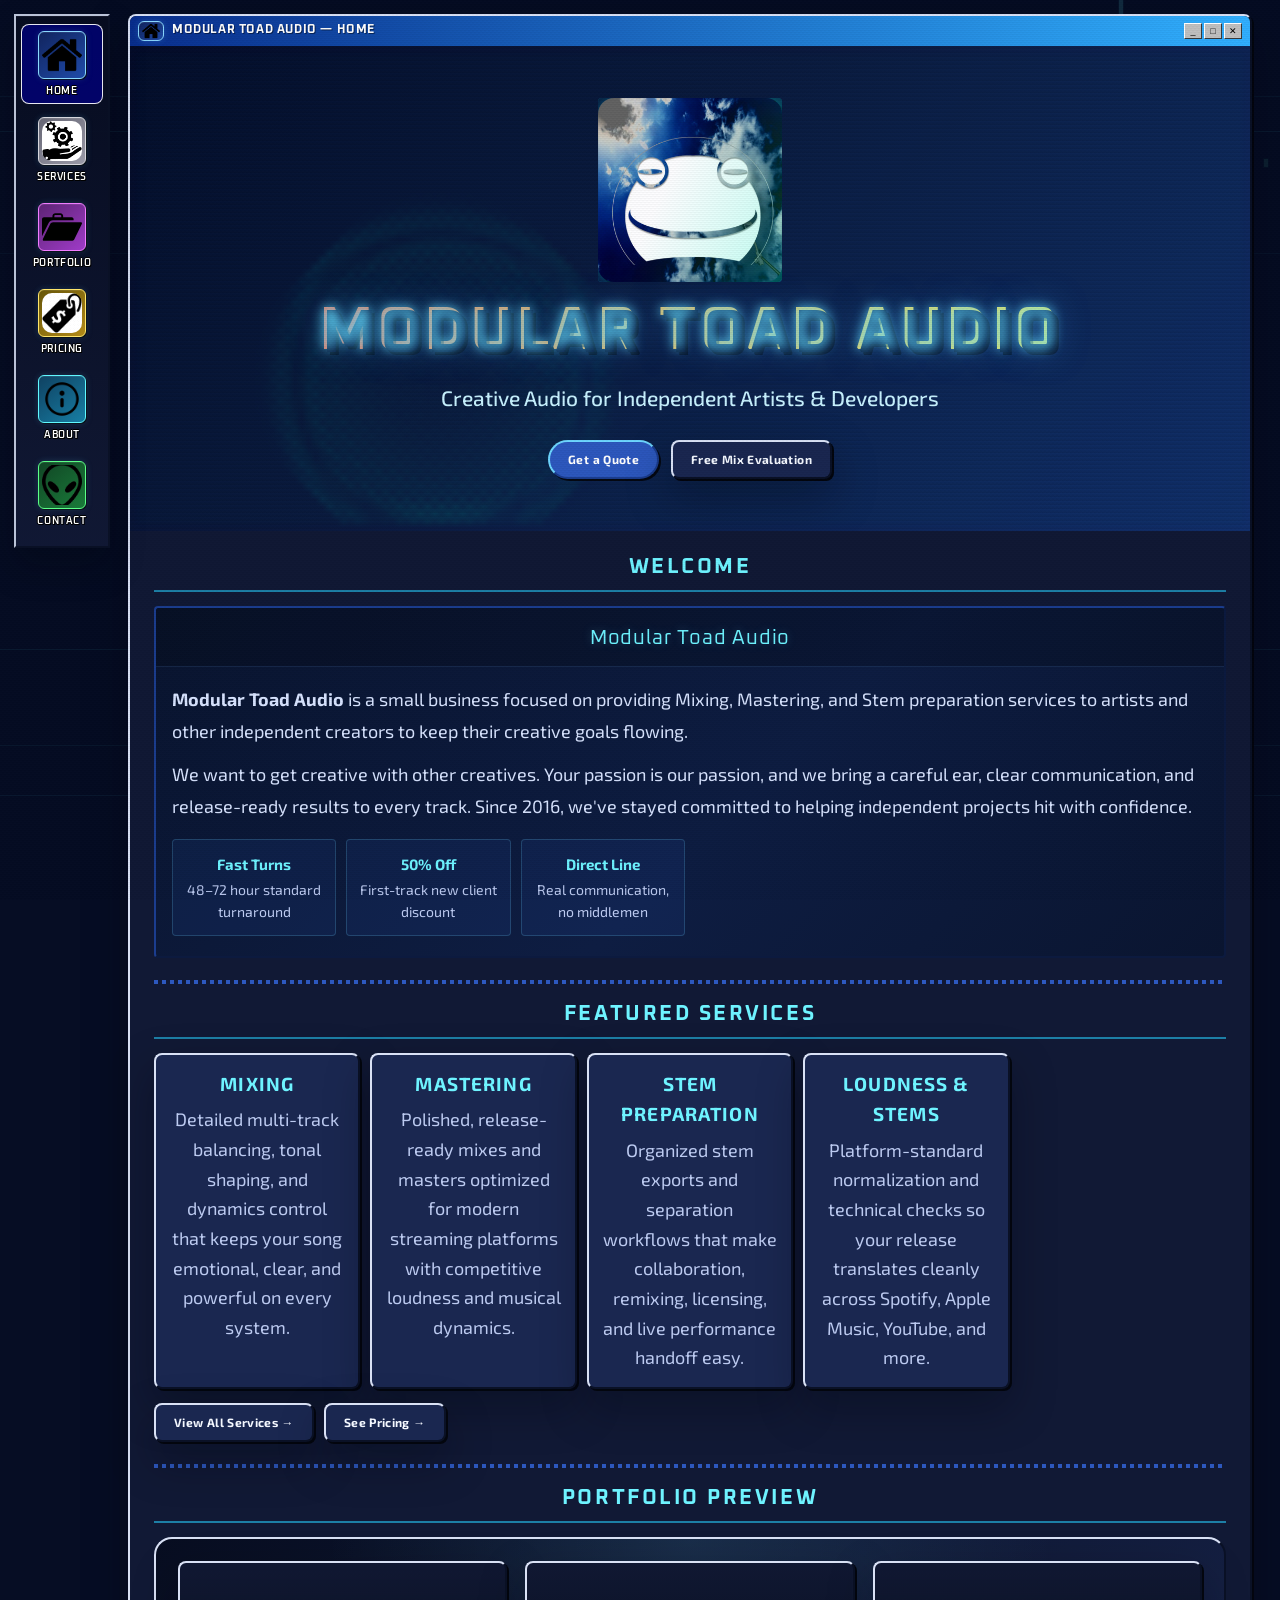
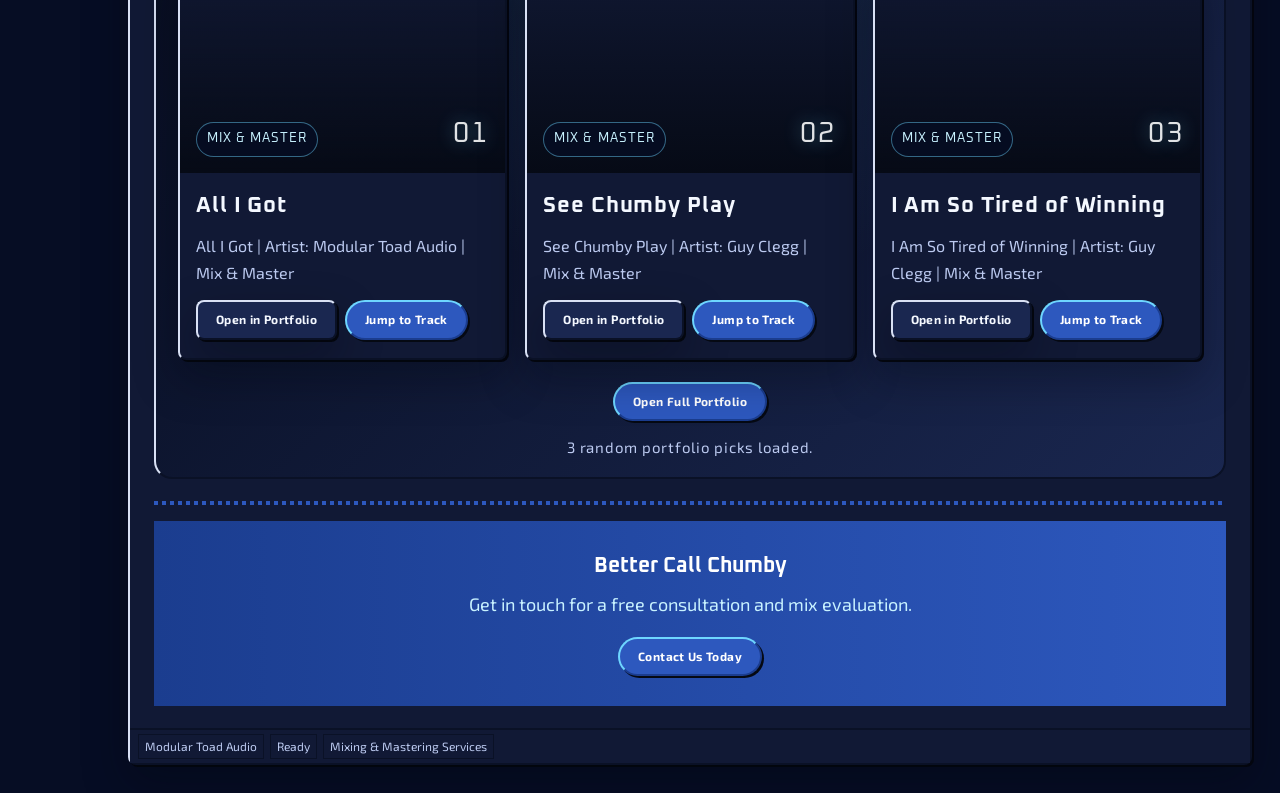
<file: index.html>
<!DOCTYPE html>
<html lang="en">
<head>
  <meta charset="UTF-8">
  <meta name="viewport" content="width=device-width, initial-scale=1.0">
  <meta name="description" content="ModularToadAudio — Creative audio engineering for independent artists & developers. Professional mixing, mastering, stem preparation and release-ready mixes.">
  <title>ModularToadAudio — Creative Audio for Independent Artists &amp; Developers</title>
  <link rel="icon" href="https://github.com/user-attachments/assets/a5536892-9152-4e2d-8e1a-695480eed48e">
  <link rel="preconnect" href="https://fonts.googleapis.com">
  <link rel="preconnect" href="https://fonts.gstatic.com" crossorigin>
  <link href="https://fonts.googleapis.com/css2?family=Exo+2:wght@400;500;600;700&family=Oxanium:wght@500;600;700;800&display=swap" rel="stylesheet">
  <link rel="stylesheet" href="css/style.css">
</head>
<body>

<!-- ░░ DESKTOP SHELL ░░ -->
<div class="desktop">

  <!-- PS2 BIOS atmospheric background canvas -->
  <canvas id="bgCanvas" aria-hidden="true"></canvas>

  <!-- Win98-style desktop shortcut icons -->
  <div class="desktop-icons" role="navigation" aria-label="Desktop shortcuts">
    <a class="desktop-icon" href="index.html">
      <span class="desktop-icon-emoji icon-chip" aria-hidden="true">⌂</span>
      <span class="desktop-icon-label">Home</span>
    </a>
    <a class="desktop-icon" href="services.html">
      <span class="desktop-icon-emoji icon-chip" aria-hidden="true">♬</span>
      <span class="desktop-icon-label">Services</span>
    </a>
    <a class="desktop-icon" href="portfolio.html">
      <span class="desktop-icon-emoji icon-chip" aria-hidden="true">▶</span>
      <span class="desktop-icon-label">Portfolio</span>
    </a>
    <a class="desktop-icon" href="pricing.html">
      <span class="desktop-icon-emoji icon-chip" aria-hidden="true">$</span>
      <span class="desktop-icon-label">Pricing</span>
    </a>
    <a class="desktop-icon" href="about.html">
      <span class="desktop-icon-emoji icon-chip" aria-hidden="true">◉</span>
      <span class="desktop-icon-label">About</span>
    </a>
    <a class="desktop-icon" href="contact.html">
      <span class="desktop-icon-emoji icon-chip" aria-hidden="true">✉</span>
      <span class="desktop-icon-label">Contact</span>
    </a>
  </div>

  <!-- ── MAIN CONTENT ─────────────────────────────────────── -->
  <main class="main-content">
    <div class="window main-window" role="main">

      <!-- Window chrome -->
      <div class="window-titlebar" aria-hidden="true">
        <span class="titlebar-icon">⌂</span>
        <span class="titlebar-title">Modular Toad Audio — Home</span>
        <div class="titlebar-buttons">
          <button class="titlebar-btn minimize" tabindex="-1">_</button>
          <button class="titlebar-btn maximize" tabindex="-1">□</button>
          <button class="titlebar-btn close"    tabindex="-1">✕</button>
        </div>
      </div>

      <!-- ── HERO ────────────────────────────────────────── -->
      <section class="hero" aria-label="Welcome banner">
        <!-- Water ripple shader canvas -->
        <canvas id="heroWater" aria-hidden="true"></canvas>

        <div class="hero-mascot">
          <!-- New mascot with PS2 memory card shimmer + poke reaction -->
          <div class="hero-mascot-wrapper" id="mascotWrapper" role="button" aria-label="Interact with the logo" tabindex="0">
            <img
              src="images/ModularToadAudio.jpg"
              alt="ModularToadAudio mascot"
              class="hero-mascot-img"
              draggable="false"
            />
            <div class="mascot-shimmer" aria-hidden="true"></div>
          </div>
        </div>

        <h1 class="hero-title hero-title-rainbow" id="heroTitle">Modular Toad Audio</h1>
        <p  class="hero-tagline">Creative Audio for Independent Artists &amp; Developers</p>

        <div class="hero-cta">
          <a class="btn btn-primary"   href="contact.html">Get a Quote</a>
          <a class="btn btn-secondary" href="contact.html">Free Mix Evaluation</a>
        </div>
      </section>

      <!-- Window body for page content -->
      <div class="window-body">

        <!-- ── INTRO ──────────────────────────────────────── -->
        <section class="section" aria-labelledby="intro-heading">
          <h2 class="section-title" id="intro-heading">Welcome</h2>
          <div class="welcome-block">
            <div class="welcome-header">
              <span class="welcome-header-text">Modular Toad Audio</span>
            </div>
            <div class="welcome-body">
              <p>
                <strong>Modular Toad Audio</strong> is a small business focused on providing
                Mixing, Mastering, and Stem preparation services to artists and other independent
                creators to keep their creative goals flowing.
              </p>
              <p>
                We want to get creative with other creatives. Your passion is our passion, and we
                bring a careful ear, clear communication, and release-ready results to every track.
                Since 2016, we've stayed committed to helping independent projects hit with confidence.
              </p>
              <div class="welcome-highlights" aria-label="Key highlights">
                <div class="welcome-highlight-card">
                  <span class="welcome-highlight-label">Fast Turns</span>
                  <span class="welcome-highlight-desc">48–72 hour standard turnaround</span>
                </div>
                <div class="welcome-highlight-card">
                  <span class="welcome-highlight-label">50% Off</span>
                  <span class="welcome-highlight-desc">First-track new client discount</span>
                </div>
                <div class="welcome-highlight-card">
                  <span class="welcome-highlight-label">Direct Line</span>
                  <span class="welcome-highlight-desc">Real communication, no middlemen</span>
                </div>
              </div>
            </div>
          </div>
        </section>

        <div class="pixel-divider" aria-hidden="true"></div>

        <!-- ── FEATURED SERVICES ─────────────────────────── -->
        <section class="section" aria-labelledby="services-heading">
          <h2 class="section-title" id="services-heading">Featured Services</h2>
          <div class="services-grid">
            <div class="service-card window">
              <div class="service-card-title">Mixing</div>
              <p>Detailed multi-track balancing, tonal shaping, and dynamics control that keeps your song emotional, clear, and powerful on every system.</p>
            </div>
            <div class="service-card window">
              <div class="service-card-title">Mastering</div>
              <p>Polished, release-ready mixes and masters optimized for modern streaming platforms with competitive loudness and musical dynamics.</p>
            </div>
            <div class="service-card window">
              <div class="service-card-title">Stem Preparation</div>
              <p>Organized stem exports and separation workflows that make collaboration, remixing, licensing, and live performance handoff easy.</p>
            </div>
            <div class="service-card window">
              <div class="service-card-title">Loudness &amp; Stems</div>
              <p>Platform-standard normalization and technical checks so your release translates cleanly across Spotify, Apple Music, YouTube, and more.</p>
            </div>
          </div>
          <div class="flex-gap mt-8">
            <a class="btn btn-secondary" href="services.html">View All Services →</a>
            <a class="btn btn-secondary" href="pricing.html">See Pricing →</a>
          </div>
        </section>

        <div class="pixel-divider" aria-hidden="true"></div>

        <!-- ── PORTFOLIO PREVIEW ─────────────────────────── -->
        <section class="section" aria-labelledby="portfolio-heading">
          <h2 class="section-title" id="portfolio-heading">Portfolio Preview</h2>
          <div class="panel-raised portfolio-preview-carousel" id="portfolioPreviewCarousel">
            <div class="portfolio-preview-track" id="portfolioPreviewTrack" aria-live="polite"></div>
            <div class="portfolio-preview-controls">
              <a class="btn btn-primary" href="portfolio.html">Open Full Portfolio</a>
            </div>
          </div>
        </section>

        <div class="pixel-divider" aria-hidden="true"></div>

        <!-- ── CALL TO ACTION ─────────────────────────────── -->
        <section aria-labelledby="cta-heading">
          <div class="cta-band">
            <h2 id="cta-heading" class="random-cta-text">Ready for Toad?</h2>
            <p>Get in touch for a free consultation and mix evaluation.</p>
            <a class="btn btn-primary" href="contact.html">Contact Us Today</a>
          </div>
        </section>

      </div><!-- /.window-body -->

      <!-- Status bar -->
      <div class="status-bar" aria-hidden="true">
        <span class="status-item">Modular Toad Audio</span>
        <span class="status-item">Ready</span>
        <span class="status-item">Mixing &amp; Mastering Services</span>
      </div>

    </div><!-- /.main-window -->
  </main>

</div><!-- /.desktop -->

<script src="js/main.js"></script>
</body>
</html>
</file>
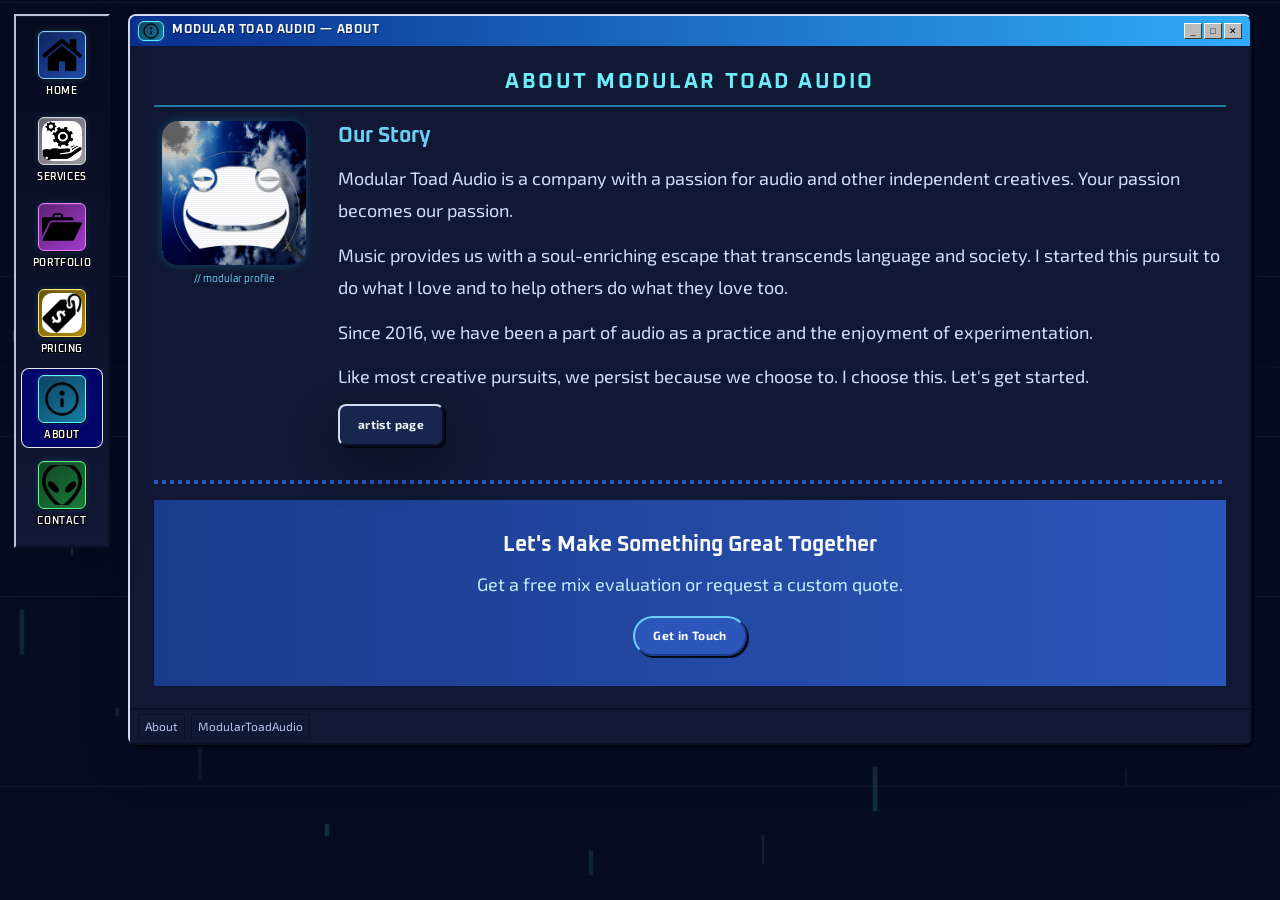
<file: about.html>
<!DOCTYPE html>
<html lang="en">
<head>
  <meta charset="UTF-8">
  <meta name="viewport" content="width=device-width, initial-scale=1.0">
  <meta name="description" content="About ModularToadAudio — a boutique audio engineering company helping independent artists sound great at a good rate.">
  <title>About — ModularToadAudio</title>
  <link rel="icon" href="https://github.com/user-attachments/assets/a5536892-9152-4e2d-8e1a-695480eed48e">
  <link rel="preconnect" href="https://fonts.googleapis.com">
  <link rel="preconnect" href="https://fonts.gstatic.com" crossorigin>
  <link href="https://fonts.googleapis.com/css2?family=Exo+2:wght@400;500;600;700&family=Oxanium:wght@500;600;700;800&display=swap" rel="stylesheet">
  <link rel="stylesheet" href="css/style.css">
</head>
<body>

<div class="desktop">

  <!-- PS2 BIOS atmospheric background canvas -->
  <canvas id="bgCanvas" aria-hidden="true"></canvas>

  <!-- Win98-style desktop shortcut icons -->
  <div class="desktop-icons" role="navigation" aria-label="Desktop shortcuts">
    <a class="desktop-icon" href="index.html">
      <span class="desktop-icon-emoji icon-chip" aria-hidden="true">⌂</span>
      <span class="desktop-icon-label">Home</span>
    </a>
    <a class="desktop-icon" href="services.html">
      <span class="desktop-icon-emoji icon-chip" aria-hidden="true">♬</span>
      <span class="desktop-icon-label">Services</span>
    </a>
    <a class="desktop-icon" href="portfolio.html">
      <span class="desktop-icon-emoji icon-chip" aria-hidden="true">▶</span>
      <span class="desktop-icon-label">Portfolio</span>
    </a>
    <a class="desktop-icon" href="pricing.html">
      <span class="desktop-icon-emoji icon-chip" aria-hidden="true">$</span>
      <span class="desktop-icon-label">Pricing</span>
    </a>
    <a class="desktop-icon" href="about.html">
      <span class="desktop-icon-emoji icon-chip" aria-hidden="true">◉</span>
      <span class="desktop-icon-label">About</span>
    </a>
    <a class="desktop-icon" href="contact.html">
      <span class="desktop-icon-emoji icon-chip" aria-hidden="true">✉</span>
      <span class="desktop-icon-label">Contact</span>
    </a>
  </div>

  <!-- ── MAIN CONTENT ─────────────────────────────────────── -->
  <main class="main-content">
    <div class="window main-window" role="main">

      <div class="window-titlebar" aria-hidden="true">
        <span class="titlebar-icon">◉</span>
        <span class="titlebar-title">Modular Toad Audio — About</span>
        <div class="titlebar-buttons">
          <button class="titlebar-btn minimize" tabindex="-1">_</button>
          <button class="titlebar-btn maximize" tabindex="-1">□</button>
          <button class="titlebar-btn close"    tabindex="-1">✕</button>
        </div>
      </div>

      <div class="window-body">

        <!-- ── WHO WE ARE ─────────────────────────────────── -->
        <section class="section" aria-labelledby="about-heading">
          <h1 class="section-title" id="about-heading">About Modular Toad Audio</h1>

          <div class="about-grid">

            <!-- Mascot -->
            <div class="about-mascot">
              <img
                src="images/ModularToadAudio.jpg"
                alt="ModularToadAudio mascot"
                class="about-mascot-img"
                draggable="false"
              />
              <div class="about-mascot-label">// modular profile</div>
            </div>

            <!-- Text -->
            <div class="about-text">
              <h2>Our Story</h2>
              <p>
                Modular Toad Audio is a company with a passion for audio and other independent
                creatives. Your passion becomes our passion.
              </p>
              <p>
                Music provides us with a soul-enriching escape that transcends language and society.
                I started this pursuit to do what I love and to help others do what they love too.
              </p>
              <p>
                Since 2016, we have been a part of audio as a practice and the enjoyment of experimentation.
              </p>
              <p>
                Like most creative pursuits, we persist because we choose to. I choose this. Let's get started.
              </p>
              <p>
                <a class="btn btn-secondary" href="https://www.youtube.com/@guyclegg/releases" target="_blank" rel="noopener noreferrer">artist page</a>
              </p>
            </div>

          </div><!-- /.about-grid -->
        </section>

        <div class="pixel-divider" aria-hidden="true"></div>

        <div class="cta-band">
          <h2>Let's Make Something Great Together</h2>
          <p>Get a free mix evaluation or request a custom quote.</p>
          <a class="btn btn-primary" href="contact.html">Get in Touch</a>
        </div>

      </div><!-- /.window-body -->

      <div class="status-bar" aria-hidden="true">
        <span class="status-item">About</span>
        <span class="status-item">ModularToadAudio</span>
      </div>

    </div><!-- /.main-window -->
  </main>

</div>

<script src="js/main.js"></script>
</body>
</html>
</file>
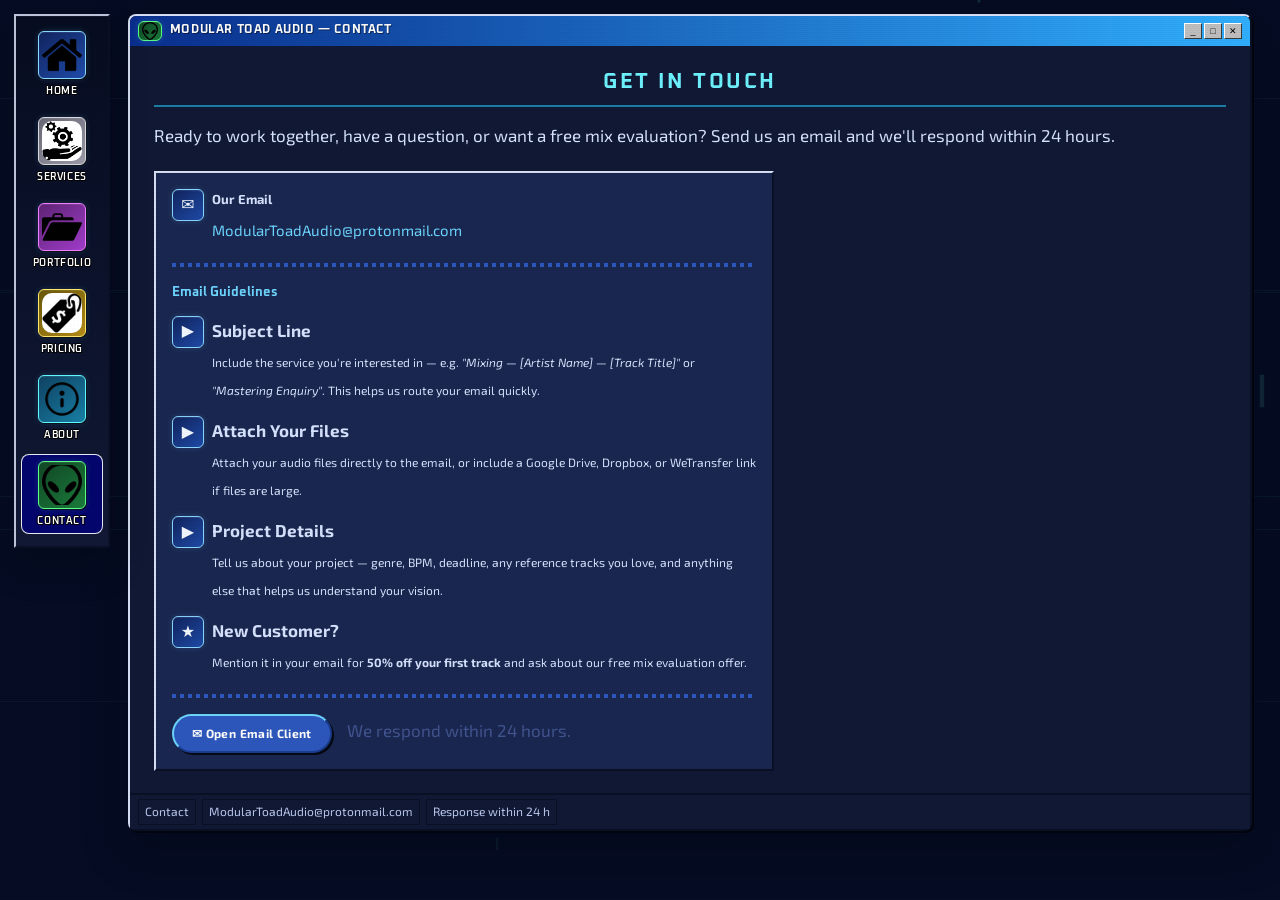
<file: contact.html>
<!DOCTYPE html>
<html lang="en">
<head>
  <meta charset="UTF-8">
  <meta name="viewport" content="width=device-width, initial-scale=1.0">
  <meta name="description" content="Contact ModularToadAudio — send your project details, get a quote, or request a free mix evaluation.">
  <title>Contact — ModularToadAudio</title>
  <link rel="icon" href="https://github.com/user-attachments/assets/a5536892-9152-4e2d-8e1a-695480eed48e">
  <link rel="preconnect" href="https://fonts.googleapis.com">
  <link rel="preconnect" href="https://fonts.gstatic.com" crossorigin>
  <link href="https://fonts.googleapis.com/css2?family=Exo+2:wght@400;500;600;700&family=Oxanium:wght@500;600;700;800&display=swap" rel="stylesheet">
  <link rel="stylesheet" href="css/style.css">
</head>
<body>

<div class="desktop">

  <!-- PS2 BIOS atmospheric background canvas -->
  <canvas id="bgCanvas" aria-hidden="true"></canvas>

  <!-- Win98-style desktop shortcut icons -->
  <div class="desktop-icons" role="navigation" aria-label="Desktop shortcuts">
    <a class="desktop-icon" href="index.html">
      <span class="desktop-icon-emoji icon-chip" aria-hidden="true">⌂</span>
      <span class="desktop-icon-label">Home</span>
    </a>
    <a class="desktop-icon" href="services.html">
      <span class="desktop-icon-emoji icon-chip" aria-hidden="true">♬</span>
      <span class="desktop-icon-label">Services</span>
    </a>
    <a class="desktop-icon" href="portfolio.html">
      <span class="desktop-icon-emoji icon-chip" aria-hidden="true">▶</span>
      <span class="desktop-icon-label">Portfolio</span>
    </a>
    <a class="desktop-icon" href="pricing.html">
      <span class="desktop-icon-emoji icon-chip" aria-hidden="true">$</span>
      <span class="desktop-icon-label">Pricing</span>
    </a>
    <a class="desktop-icon" href="about.html">
      <span class="desktop-icon-emoji icon-chip" aria-hidden="true">◉</span>
      <span class="desktop-icon-label">About</span>
    </a>
    <a class="desktop-icon" href="contact.html">
      <span class="desktop-icon-emoji icon-chip" aria-hidden="true">✉</span>
      <span class="desktop-icon-label">Contact</span>
    </a>
  </div>

  <!-- ── MAIN CONTENT ─────────────────────────────────────── -->
  <main class="main-content">
    <div class="window main-window" role="main">

      <div class="window-titlebar" aria-hidden="true">
        <span class="titlebar-icon">✉</span>
        <span class="titlebar-title">Modular Toad Audio — Contact</span>
        <div class="titlebar-buttons">
          <button class="titlebar-btn minimize" tabindex="-1">_</button>
          <button class="titlebar-btn maximize" tabindex="-1">□</button>
          <button class="titlebar-btn close"    tabindex="-1">✕</button>
        </div>
      </div>

      <div class="window-body">

        <section class="section" aria-labelledby="contact-heading">
          <h1 class="section-title" id="contact-heading">Get in Touch</h1>
          <p style="font-size:13px;line-height:1.7;margin-bottom:14px">
            Ready to work together, have a question, or want a free mix evaluation?
            Send us an email and we'll respond within 24 hours.
          </p>
        </section>

        <!-- ── EMAIL CONTACT ──────────────────────────────────── -->
        <div class="panel-raised" style="max-width:620px">

          <div class="contact-detail" style="margin-bottom:20px">
            <span class="contact-detail-icon" aria-hidden="true">✉</span>
            <div>
              <strong style="display:block;margin-bottom:4px;font-size:13px">Our Email</strong>
              <a href="mailto:ModularToadAudio@protonmail.com" style="font-size:15px">ModularToadAudio@protonmail.com</a>
            </div>
          </div>

          <div class="pixel-divider" aria-hidden="true"></div>

          <h2 style="font-family:var(--font-pixel);font-size:13px;color:var(--toad-light);margin-bottom:12px">Email Guidelines</h2>

          <div class="contact-detail">
            <span class="contact-detail-icon" aria-hidden="true">▶</span>
            <div>
              <strong style="display:block;margin-bottom:2px;font-size:12px">Subject Line</strong>
              <span style="font-size:12px;line-height:1.7">
                Include the service you're interested in — e.g.
                <em>"Mixing — [Artist Name] — [Track Title]"</em> or
                <em>"Mastering Enquiry"</em>. This helps us route your email quickly.
              </span>
            </div>
          </div>

          <div class="contact-detail">
            <span class="contact-detail-icon" aria-hidden="true">▶</span>
            <div>
              <strong style="display:block;margin-bottom:2px;font-size:12px">Attach Your Files</strong>
              <span style="font-size:12px;line-height:1.7">
                Attach your audio files directly to the email, or include a
                Google Drive, Dropbox, or WeTransfer link if files are large.
              </span>
            </div>
          </div>

          <div class="contact-detail">
            <span class="contact-detail-icon" aria-hidden="true">▶</span>
            <div>
              <strong style="display:block;margin-bottom:2px;font-size:12px">Project Details</strong>
              <span style="font-size:12px;line-height:1.7">
                Tell us about your project — genre, BPM, deadline, any reference
                tracks you love, and anything else that helps us understand your vision.
              </span>
            </div>
          </div>

          <div class="contact-detail" style="margin-bottom:20px">
            <span class="contact-detail-icon" aria-hidden="true">★</span>
            <div>
              <strong style="display:block;margin-bottom:2px;font-size:12px">New Customer?</strong>
              <span style="font-size:12px;line-height:1.7">
                Mention it in your email for <strong>50% off your first track</strong> and
                ask about our free mix evaluation offer.
              </span>
            </div>
          </div>

          <div class="pixel-divider" aria-hidden="true"></div>

          <div style="margin-top:16px">
            <a href="mailto:ModularToadAudio@protonmail.com" class="btn btn-primary">
              ✉ Open Email Client
            </a>
            <span style="font-size:11px;color:var(--gray-dark);margin-left:12px">We respond within 24 hours.</span>
          </div>

        </div><!-- /.panel-raised -->

      </div><!-- /.window-body -->

      <div class="status-bar" aria-hidden="true">
        <span class="status-item">Contact</span>
        <span class="status-item">ModularToadAudio@protonmail.com</span>
        <span class="status-item">Response within 24 h</span>
      </div>

    </div><!-- /.main-window -->
  </main>

</div>

<script src="js/main.js"></script>
</body>
</html>
</file>
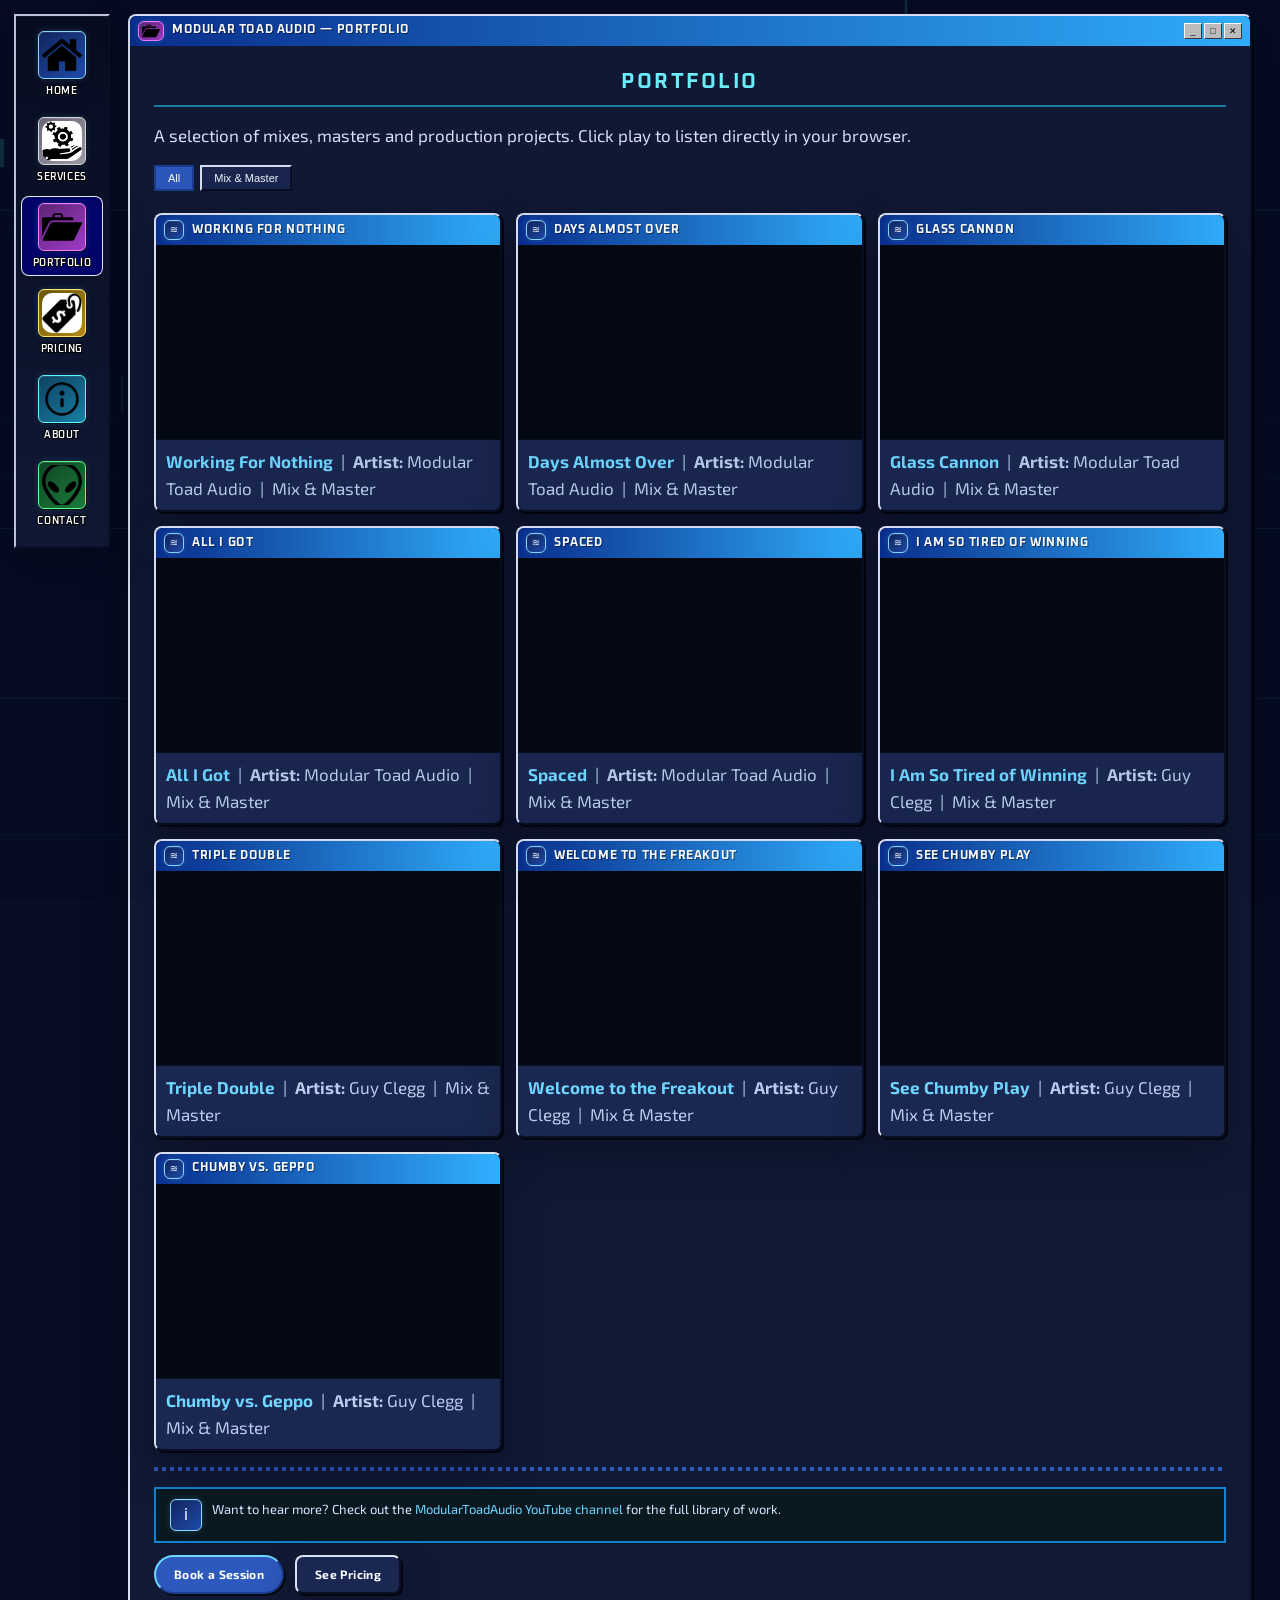
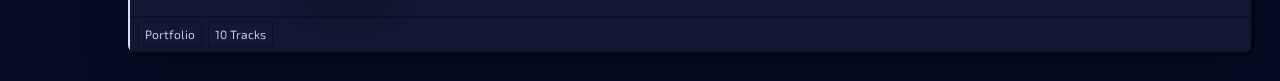
<file: portfolio.html>
<!DOCTYPE html>
<html lang="en">
<head>
  <meta charset="UTF-8">
  <meta name="viewport" content="width=device-width, initial-scale=1.0">
  <meta name="description" content="ModularToadAudio portfolio — listen to mixes, masters and production work on YouTube.">
  <title>Portfolio — ModularToadAudio</title>
  <link rel="icon" href="https://github.com/user-attachments/assets/a5536892-9152-4e2d-8e1a-695480eed48e">
  <link rel="preconnect" href="https://fonts.googleapis.com">
  <link rel="preconnect" href="https://fonts.gstatic.com" crossorigin>
  <link href="https://fonts.googleapis.com/css2?family=Exo+2:wght@400;500;600;700&family=Oxanium:wght@500;600;700;800&display=swap" rel="stylesheet">
  <link rel="stylesheet" href="css/style.css">
  <style>
    /* Extra portfolio-page styles */
    .portfolio-filter {
      display: flex;
      gap: 6px;
      flex-wrap: wrap;
      margin-bottom: 16px;
    }
    .filter-btn {
      padding: 5px 12px;
      font-size: 11px;
      background: var(--gray-light);
      color: var(--text-bright);
      border: 2px solid;
      border-color: var(--bdr-lt) var(--bdr-dk) var(--bdr-dk) var(--bdr-lt);
      cursor: pointer;
      transition: background .08s, color .08s;
    }
    .filter-btn:hover,
    .filter-btn.active {
      background: var(--toad-mid);
      color: var(--white);
      border-color: var(--toad-dark);
    }
    .filter-btn:active {
      border-color: var(--bdr-dk) var(--bdr-lt) var(--bdr-lt) var(--bdr-dk);
    }
    .portfolio-placeholder {
      display: flex;
      flex-direction: column;
      align-items: center;
      justify-content: center;
      padding: 32px 20px;
      background: #060e08;
      color: #95d5b2;
      font-family: 'Courier New', monospace;
      font-size: 11px;
      min-height: 158px;
      text-align: center;
      gap: 8px;
    }
  </style>
</head>
<body>

<div class="desktop">

  <!-- PS2 BIOS atmospheric background canvas -->
  <canvas id="bgCanvas" aria-hidden="true"></canvas>

  <!-- Win98-style desktop shortcut icons -->
  <div class="desktop-icons" role="navigation" aria-label="Desktop shortcuts">
    <a class="desktop-icon" href="index.html">
      <span class="desktop-icon-emoji icon-chip" aria-hidden="true">⌂</span>
      <span class="desktop-icon-label">Home</span>
    </a>
    <a class="desktop-icon" href="services.html">
      <span class="desktop-icon-emoji icon-chip" aria-hidden="true">♬</span>
      <span class="desktop-icon-label">Services</span>
    </a>
    <a class="desktop-icon" href="portfolio.html">
      <span class="desktop-icon-emoji icon-chip" aria-hidden="true">▶</span>
      <span class="desktop-icon-label">Portfolio</span>
    </a>
    <a class="desktop-icon" href="pricing.html">
      <span class="desktop-icon-emoji icon-chip" aria-hidden="true">$</span>
      <span class="desktop-icon-label">Pricing</span>
    </a>
    <a class="desktop-icon" href="about.html">
      <span class="desktop-icon-emoji icon-chip" aria-hidden="true">◉</span>
      <span class="desktop-icon-label">About</span>
    </a>
    <a class="desktop-icon" href="contact.html">
      <span class="desktop-icon-emoji icon-chip" aria-hidden="true">✉</span>
      <span class="desktop-icon-label">Contact</span>
    </a>
  </div>

  <!-- ── MAIN CONTENT ─────────────────────────────────────── -->
  <main class="main-content">
    <div class="window main-window" role="main">

      <div class="window-titlebar" aria-hidden="true">
        <span class="titlebar-icon">▶</span>
        <span class="titlebar-title">Modular Toad Audio — Portfolio</span>
        <div class="titlebar-buttons">
          <button class="titlebar-btn minimize" tabindex="-1">_</button>
          <button class="titlebar-btn maximize" tabindex="-1">□</button>
          <button class="titlebar-btn close"    tabindex="-1">✕</button>
        </div>
      </div>

      <div class="window-body">

        <section class="section" aria-labelledby="port-heading">
          <h1 class="section-title" id="port-heading">Portfolio</h1>
          <p style="font-size:13px;line-height:1.7;margin-bottom:16px">
            A selection of mixes, masters and production projects. Click play to listen directly in your browser.
          </p>

          <!-- Filter buttons (JS-optional, still accessible) -->
          <div class="portfolio-filter" role="group" aria-label="Filter by category">
            <button class="filter-btn active" data-filter="all">All</button>
            <button class="filter-btn" data-filter="mix-master">Mix &amp; Master</button>
          </div>
        </section>

        <!-- ════════════════════════════════════════════════ -->
        <!-- HOW TO ADD VIDEOS:
             Replace VIDEO_ID_HERE with your YouTube video ID.
             The ID is the part after "?v=" in the YouTube URL.
             Example: https://www.youtube.com/watch?v=dQw4w9WgXcQ
                                                      ^^^^^^^^^^^^^ this part
             You can also add more <div class="portfolio-item window"> blocks.
             Change the data-category attribute to match the filter buttons above.
        ════════════════════════════════════════════════════ -->

        <div class="portfolio-grid" id="portfolioGrid">

          <!-- Working For Nothing -->
          <div class="portfolio-item window" id="working-for-nothing" data-category="mix-master">
            <div class="window-titlebar">
              <span class="titlebar-icon" aria-hidden="true">≋</span>
              <span class="titlebar-title">Working For Nothing</span>
            </div>
            <div class="video-container">
              <iframe
                src="https://www.youtube.com/embed/qLfkl8qIGMk"
                title="Working For Nothing — Modular Toad Audio"
                allow="accelerometer; autoplay; clipboard-write; encrypted-media; gyroscope; picture-in-picture"
                allowfullscreen
                loading="lazy">
              </iframe>
            </div>
            <div style="padding:8px 10px;background:var(--gray-light);font-size:11px;border-top:1px solid var(--bdr-dk);color:var(--text-muted)">
              <strong style="color:var(--toad-light)">Working For Nothing</strong> &nbsp;|&nbsp; <strong>Artist:</strong> Modular Toad Audio &nbsp;|&nbsp; Mix &amp; Master
            </div>
          </div>

          <!-- Days Almost Over -->
          <div class="portfolio-item window" id="days-almost-over" data-category="mix-master">
            <div class="window-titlebar">
              <span class="titlebar-icon" aria-hidden="true">≋</span>
              <span class="titlebar-title">Days Almost Over</span>
            </div>
            <div class="video-container">
              <iframe
                src="https://www.youtube.com/embed/zj0UUI3AOxw"
                title="Days Almost Over — Modular Toad Audio"
                allow="accelerometer; autoplay; clipboard-write; encrypted-media; gyroscope; picture-in-picture"
                allowfullscreen
                loading="lazy">
              </iframe>
            </div>
            <div style="padding:8px 10px;background:var(--gray-light);font-size:11px;border-top:1px solid var(--bdr-dk);color:var(--text-muted)">
              <strong style="color:var(--toad-light)">Days Almost Over</strong> &nbsp;|&nbsp; <strong>Artist:</strong> Modular Toad Audio &nbsp;|&nbsp; Mix &amp; Master
            </div>
          </div>

          <!-- Glass Cannon -->
          <div class="portfolio-item window" id="glass-cannon" data-category="mix-master">
            <div class="window-titlebar">
              <span class="titlebar-icon" aria-hidden="true">≋</span>
              <span class="titlebar-title">Glass Cannon</span>
            </div>
            <div class="video-container">
              <iframe
                src="https://www.youtube.com/embed/mvyqMlsZW3g"
                title="Glass Cannon — Modular Toad Audio"
                allow="accelerometer; autoplay; clipboard-write; encrypted-media; gyroscope; picture-in-picture"
                allowfullscreen
                loading="lazy">
              </iframe>
            </div>
            <div style="padding:8px 10px;background:var(--gray-light);font-size:11px;border-top:1px solid var(--bdr-dk);color:var(--text-muted)">
              <strong style="color:var(--toad-light)">Glass Cannon</strong> &nbsp;|&nbsp; <strong>Artist:</strong> Modular Toad Audio &nbsp;|&nbsp; Mix &amp; Master
            </div>
          </div>

          <!-- All I Got -->
          <div class="portfolio-item window" id="all-i-got" data-category="mix-master">
            <div class="window-titlebar">
              <span class="titlebar-icon" aria-hidden="true">≋</span>
              <span class="titlebar-title">All I Got</span>
            </div>
            <div class="video-container">
              <iframe
                src="https://www.youtube.com/embed/OsgriFlOd2g"
                title="All I Got — Modular Toad Audio"
                allow="accelerometer; autoplay; clipboard-write; encrypted-media; gyroscope; picture-in-picture"
                allowfullscreen
                loading="lazy">
              </iframe>
            </div>
            <div style="padding:8px 10px;background:var(--gray-light);font-size:11px;border-top:1px solid var(--bdr-dk);color:var(--text-muted)">
              <strong style="color:var(--toad-light)">All I Got</strong> &nbsp;|&nbsp; <strong>Artist:</strong> Modular Toad Audio &nbsp;|&nbsp; Mix &amp; Master
            </div>
          </div>

          <!-- Spaced -->
          <div class="portfolio-item window" id="spaced" data-category="mix-master">
            <div class="window-titlebar">
              <span class="titlebar-icon" aria-hidden="true">≋</span>
              <span class="titlebar-title">Spaced</span>
            </div>
            <div class="video-container">
              <iframe
                src="https://www.youtube.com/embed/vaxtt0bMB8I"
                title="Spaced — Modular Toad Audio"
                allow="accelerometer; autoplay; clipboard-write; encrypted-media; gyroscope; picture-in-picture"
                allowfullscreen
                loading="lazy">
              </iframe>
            </div>
            <div style="padding:8px 10px;background:var(--gray-light);font-size:11px;border-top:1px solid var(--bdr-dk);color:var(--text-muted)">
              <strong style="color:var(--toad-light)">Spaced</strong> &nbsp;|&nbsp; <strong>Artist:</strong> Modular Toad Audio &nbsp;|&nbsp; Mix &amp; Master
            </div>
          </div>

          <!-- I Am So Tired of Winning -->
          <div class="portfolio-item window" id="i-am-so-tired-of-winning" data-category="mix-master">
            <div class="window-titlebar">
              <span class="titlebar-icon" aria-hidden="true">≋</span>
              <span class="titlebar-title">I Am So Tired of Winning</span>
            </div>
            <div class="video-container">
              <iframe
                src="https://www.youtube.com/embed/2x5OelErPI4"
                title="I Am So Tired of Winning — Guy Clegg"
                allow="accelerometer; autoplay; clipboard-write; encrypted-media; gyroscope; picture-in-picture"
                allowfullscreen
                loading="lazy">
              </iframe>
            </div>
            <div style="padding:8px 10px;background:var(--gray-light);font-size:11px;border-top:1px solid var(--bdr-dk);color:var(--text-muted)">
              <strong style="color:var(--toad-light)">I Am So Tired of Winning</strong> &nbsp;|&nbsp; <strong>Artist:</strong> Guy Clegg &nbsp;|&nbsp; Mix &amp; Master
            </div>
          </div>

          <!-- Triple Double -->
          <div class="portfolio-item window" id="triple-double" data-category="mix-master">
            <div class="window-titlebar">
              <span class="titlebar-icon" aria-hidden="true">≋</span>
              <span class="titlebar-title">Triple Double</span>
            </div>
            <div class="video-container">
              <iframe
                src="https://www.youtube.com/embed/LLrzzoiu3V0"
                title="Triple Double — Guy Clegg"
                allow="accelerometer; autoplay; clipboard-write; encrypted-media; gyroscope; picture-in-picture"
                allowfullscreen
                loading="lazy">
              </iframe>
            </div>
            <div style="padding:8px 10px;background:var(--gray-light);font-size:11px;border-top:1px solid var(--bdr-dk);color:var(--text-muted)">
              <strong style="color:var(--toad-light)">Triple Double</strong> &nbsp;|&nbsp; <strong>Artist:</strong> Guy Clegg &nbsp;|&nbsp; Mix &amp; Master
            </div>
          </div>

          <!-- Welcome to the Freakout -->
          <div class="portfolio-item window" id="welcome-to-the-freakout" data-category="mix-master">
            <div class="window-titlebar">
              <span class="titlebar-icon" aria-hidden="true">≋</span>
              <span class="titlebar-title">Welcome to the Freakout</span>
            </div>
            <div class="video-container">
              <iframe
                src="https://www.youtube.com/embed/41y6Eds1mVo"
                title="Welcome to the Freakout — Guy Clegg"
                allow="accelerometer; autoplay; clipboard-write; encrypted-media; gyroscope; picture-in-picture"
                allowfullscreen
                loading="lazy">
              </iframe>
            </div>
            <div style="padding:8px 10px;background:var(--gray-light);font-size:11px;border-top:1px solid var(--bdr-dk);color:var(--text-muted)">
              <strong style="color:var(--toad-light)">Welcome to the Freakout</strong> &nbsp;|&nbsp; <strong>Artist:</strong> Guy Clegg &nbsp;|&nbsp; Mix &amp; Master
            </div>
          </div>

          <!-- See Chumby Play -->
          <div class="portfolio-item window" id="see-chumby-play" data-category="mix-master">
            <div class="window-titlebar">
              <span class="titlebar-icon" aria-hidden="true">≋</span>
              <span class="titlebar-title">See Chumby Play</span>
            </div>
            <div class="video-container">
              <iframe
                src="https://www.youtube.com/embed/gEaSa-OG6gk"
                title="See Chumby Play — Guy Clegg"
                allow="accelerometer; autoplay; clipboard-write; encrypted-media; gyroscope; picture-in-picture"
                allowfullscreen
                loading="lazy">
              </iframe>
            </div>
            <div style="padding:8px 10px;background:var(--gray-light);font-size:11px;border-top:1px solid var(--bdr-dk);color:var(--text-muted)">
              <strong style="color:var(--toad-light)">See Chumby Play</strong> &nbsp;|&nbsp; <strong>Artist:</strong> Guy Clegg &nbsp;|&nbsp; Mix &amp; Master
            </div>
          </div>

          <!-- Chumby vs. Geppo -->
          <div class="portfolio-item window" id="chumby-vs-geppo" data-category="mix-master">
            <div class="window-titlebar">
              <span class="titlebar-icon" aria-hidden="true">≋</span>
              <span class="titlebar-title">Chumby vs. Geppo</span>
            </div>
            <div class="video-container">
              <iframe
                src="https://www.youtube.com/embed/ENI7uHV6AMs"
                title="Chumby vs. Geppo — Guy Clegg"
                allow="accelerometer; autoplay; clipboard-write; encrypted-media; gyroscope; picture-in-picture"
                allowfullscreen
                loading="lazy">
              </iframe>
            </div>
            <div style="padding:8px 10px;background:var(--gray-light);font-size:11px;border-top:1px solid var(--bdr-dk);color:var(--text-muted)">
              <strong style="color:var(--toad-light)">Chumby vs. Geppo</strong> &nbsp;|&nbsp; <strong>Artist:</strong> Guy Clegg &nbsp;|&nbsp; Mix &amp; Master
            </div>
          </div>

        </div><!-- /#portfolioGrid -->

        <div class="pixel-divider mt-16" aria-hidden="true"></div>

        <div class="notice notice-info">
          <span class="notice-icon" aria-hidden="true">i</span>
          <span>
            Want to hear more? Check out the
            <a href="https://www.youtube.com/@ModularToadAudio" target="_blank" rel="noopener noreferrer">ModularToadAudio YouTube channel</a>
            for the full library of work.
          </span>
        </div>

        <div class="mt-12">
          <a class="btn btn-primary" href="contact.html">Book a Session</a>
          <a class="btn btn-secondary" href="pricing.html" style="margin-left:8px">See Pricing</a>
        </div>

      </div><!-- /.window-body -->

      <div class="status-bar" aria-hidden="true">
        <span class="status-item">Portfolio</span>
        <span class="status-item">10 Tracks</span>
      </div>

    </div><!-- /.main-window -->
  </main>

</div>

<script src="js/main.js"></script>
<script>
  /* Portfolio category filter */
  document.querySelectorAll('.filter-btn').forEach(btn => {
    btn.addEventListener('click', () => {
      document.querySelectorAll('.filter-btn').forEach(b => b.classList.remove('active'));
      btn.classList.add('active');

      const filter = btn.dataset.filter;
      document.querySelectorAll('#portfolioGrid .portfolio-item').forEach(item => {
        const cat = item.dataset.category;
        item.style.display = (filter === 'all' || cat === filter) ? '' : 'none';
      });
    });
  });
</script>
</body>
</html>
</file>
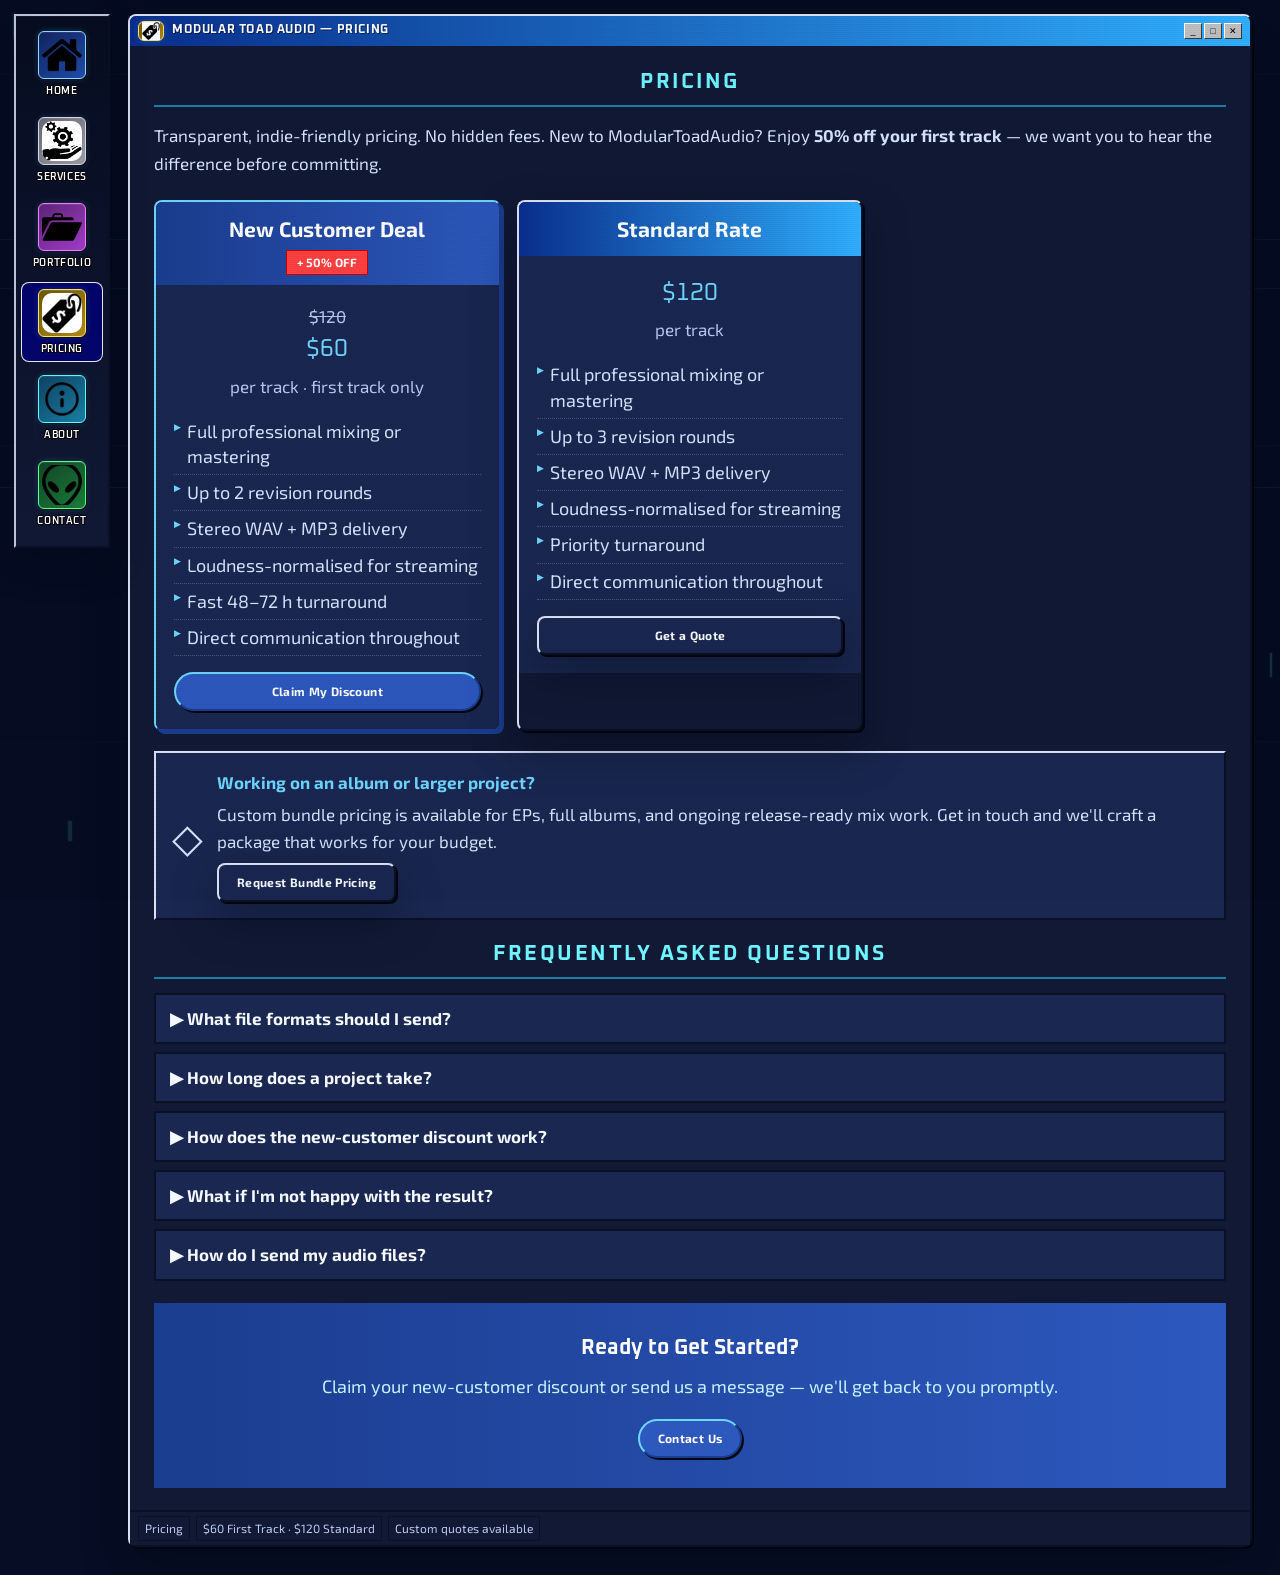
<file: pricing.html>
<!DOCTYPE html>
<html lang="en">
<head>
  <meta charset="UTF-8">
  <meta name="viewport" content="width=device-width, initial-scale=1.0">
  <meta name="description" content="ModularToadAudio pricing — $120/track standard rate, $60/track new customer discount (50% off).">
  <title>Pricing — ModularToadAudio</title>
  <link rel="icon" href="https://github.com/user-attachments/assets/a5536892-9152-4e2d-8e1a-695480eed48e">
  <link rel="preconnect" href="https://fonts.googleapis.com">
  <link rel="preconnect" href="https://fonts.gstatic.com" crossorigin>
  <link href="https://fonts.googleapis.com/css2?family=Exo+2:wght@400;500;600;700&family=Oxanium:wght@500;600;700;800&display=swap" rel="stylesheet">
  <link rel="stylesheet" href="css/style.css">
</head>
<body>

<div class="desktop">

  <!-- PS2 BIOS atmospheric background canvas -->
  <canvas id="bgCanvas" aria-hidden="true"></canvas>

  <!-- Win98-style desktop shortcut icons -->
  <div class="desktop-icons" role="navigation" aria-label="Desktop shortcuts">
    <a class="desktop-icon" href="index.html">
      <span class="desktop-icon-emoji icon-chip" aria-hidden="true">⌂</span>
      <span class="desktop-icon-label">Home</span>
    </a>
    <a class="desktop-icon" href="services.html">
      <span class="desktop-icon-emoji icon-chip" aria-hidden="true">♬</span>
      <span class="desktop-icon-label">Services</span>
    </a>
    <a class="desktop-icon" href="portfolio.html">
      <span class="desktop-icon-emoji icon-chip" aria-hidden="true">▶</span>
      <span class="desktop-icon-label">Portfolio</span>
    </a>
    <a class="desktop-icon" href="pricing.html">
      <span class="desktop-icon-emoji icon-chip" aria-hidden="true">$</span>
      <span class="desktop-icon-label">Pricing</span>
    </a>
    <a class="desktop-icon" href="about.html">
      <span class="desktop-icon-emoji icon-chip" aria-hidden="true">◉</span>
      <span class="desktop-icon-label">About</span>
    </a>
    <a class="desktop-icon" href="contact.html">
      <span class="desktop-icon-emoji icon-chip" aria-hidden="true">✉</span>
      <span class="desktop-icon-label">Contact</span>
    </a>
  </div>

  <!-- ── MAIN CONTENT ─────────────────────────────────────── -->
  <main class="main-content">
    <div class="window main-window" role="main">

      <div class="window-titlebar" aria-hidden="true">
        <span class="titlebar-icon">$</span>
        <span class="titlebar-title">Modular Toad Audio — Pricing</span>
        <div class="titlebar-buttons">
          <button class="titlebar-btn minimize" tabindex="-1">_</button>
          <button class="titlebar-btn maximize" tabindex="-1">□</button>
          <button class="titlebar-btn close"    tabindex="-1">✕</button>
        </div>
      </div>

      <div class="window-body">

        <section class="section" aria-labelledby="pricing-heading">
          <h1 class="section-title" id="pricing-heading">Pricing</h1>
          <p style="font-size:13px;line-height:1.7;margin-bottom:18px">
            Transparent, indie-friendly pricing. No hidden fees. New to ModularToadAudio?
            Enjoy <strong>50% off your first track</strong> — we want you to hear the difference before committing.
          </p>
        </section>

        <!-- ── PRICING CARDS ─────────────────────────────── -->
        <div class="pricing-grid" role="list" aria-label="Pricing tiers">

          <!-- New Customer Card -->
          <div class="window pricing-card featured" role="listitem">
            <div class="pricing-card-header">
              <h2>New Customer Deal</h2>
              <span class="pricing-badge">+ 50% OFF</span>
            </div>
            <div class="pricing-card-body">
              <span class="price-strike" aria-label="Regular price: $120">$120</span>
              <span class="price-amount" aria-label="Your price: $60">$60</span>
              <span class="price-period">per track · first track only</span>

              <ul class="pricing-features" aria-label="What's included">
                <li>Full professional mixing or mastering</li>
                <li>Up to 2 revision rounds</li>
                <li>Stereo WAV + MP3 delivery</li>
                <li>Loudness-normalised for streaming</li>
                <li>Fast 48–72 h turnaround</li>
                <li>Direct communication throughout</li>
              </ul>

              <a class="btn btn-primary" href="contact.html" style="width:100%;display:block;box-sizing:border-box">
                Claim My Discount
              </a>
            </div>
          </div>

          <!-- Standard Card -->
          <div class="window pricing-card" role="listitem">
            <div class="pricing-card-header">
              <h2>Standard Rate</h2>
            </div>
            <div class="pricing-card-body">
              <span class="price-amount" aria-label="$120 per track">$120</span>
              <span class="price-period">per track</span>

              <ul class="pricing-features" aria-label="What's included">
                <li>Full professional mixing or mastering</li>
                <li>Up to 3 revision rounds</li>
                <li>Stereo WAV + MP3 delivery</li>
                <li>Loudness-normalised for streaming</li>
                <li>Priority turnaround</li>
                <li>Direct communication throughout</li>
              </ul>

              <a class="btn btn-secondary" href="contact.html" style="width:100%;display:block;box-sizing:border-box">
                Get a Quote
              </a>
            </div>
          </div>

        </div><!-- /.pricing-grid -->

        <!-- ── BUNDLE NOTE ─────────────────────────────── -->
        <div class="panel-raised" style="display:flex;gap:14px;align-items:center;margin-bottom:20px">
          <span style="font-size:32px;flex-shrink:0" aria-hidden="true">◇</span>
          <div>
            <strong style="font-size:12px;color:var(--toad-light);display:block;margin-bottom:4px">
              Working on an album or larger project?
            </strong>
            <p style="font-size:12px;line-height:1.6;margin-bottom:8px">
              Custom bundle pricing is available for EPs, full albums, and ongoing release-ready mix work.
              Get in touch and we'll craft a package that works for your budget.
            </p>
            <a class="btn btn-secondary" href="contact.html">Request Bundle Pricing</a>
          </div>
        </div>

        <!-- ── FAQ ────────────────────────────────────── -->
        <section class="section" aria-labelledby="faq-heading">
          <h2 class="section-title" id="faq-heading">Frequently Asked Questions</h2>

          <details style="margin-bottom:8px;border:2px solid var(--bdr-dk);background:var(--gray-light)">
            <summary style="padding:10px 14px;cursor:pointer;font-size:12px;font-weight:bold;list-style:none;user-select:none">
              ▶ What file formats should I send?
            </summary>
            <div style="padding:10px 14px 14px;font-size:12px;line-height:1.7;border-top:1px solid var(--bdr-dk)">
              For mixing: send your individual tracks as WAV or AIFF, 24-bit or 32-bit float, at your session's sample rate (44.1 kHz, 48 kHz, etc.).<br>
              For mastering: send the final stereo mix as a WAV or AIFF, at least 24-bit, with 3–6 dB of headroom (peaks around −3 to −6 dBFS).
            </div>
          </details>

          <details style="margin-bottom:8px;border:2px solid var(--bdr-dk);background:var(--gray-light)">
            <summary style="padding:10px 14px;cursor:pointer;font-size:12px;font-weight:bold;list-style:none;user-select:none">
              ▶ How long does a project take?
            </summary>
            <div style="padding:10px 14px 14px;font-size:12px;line-height:1.7;border-top:1px solid var(--bdr-dk)">
              Standard turnaround for a single track is 48–72 hours after all files are received. Larger projects are discussed individually. Rush turnarounds may be available — ask via the contact form.
            </div>
          </details>

          <details style="margin-bottom:8px;border:2px solid var(--bdr-dk);background:var(--gray-light)">
            <summary style="padding:10px 14px;cursor:pointer;font-size:12px;font-weight:bold;list-style:none;user-select:none">
              ▶ How does the new-customer discount work?
            </summary>
            <div style="padding:10px 14px 14px;font-size:12px;line-height:1.7;border-top:1px solid var(--bdr-dk)">
              Simply mention that it's your first time booking in the contact form. The 50% discount applies to one track of mixing or mastering (your choice). No code needed — just reach out!
            </div>
          </details>

          <details style="margin-bottom:8px;border:2px solid var(--bdr-dk);background:var(--gray-light)">
            <summary style="padding:10px 14px;cursor:pointer;font-size:12px;font-weight:bold;list-style:none;user-select:none">
              ▶ What if I'm not happy with the result?
            </summary>
            <div style="padding:10px 14px 14px;font-size:12px;line-height:1.7;border-top:1px solid var(--bdr-dk)">
              Your satisfaction matters. Revision rounds are included in every package — if something isn't right, we'll fix it. We work with you until you're happy with the result.
            </div>
          </details>

          <details style="margin-bottom:8px;border:2px solid var(--bdr-dk);background:var(--gray-light)">
            <summary style="padding:10px 14px;cursor:pointer;font-size:12px;font-weight:bold;list-style:none;user-select:none">
              ▶ How do I send my audio files?
            </summary>
            <div style="padding:10px 14px 14px;font-size:12px;line-height:1.7;border-top:1px solid var(--bdr-dk)">
              You can attach files directly in the <a href="contact.html">contact form</a> (up to 25 MB). For larger sessions, send a Google Drive, Dropbox, or WeTransfer link in your message — we'll get back to you with next steps.
            </div>
          </details>

        </section>

        <div class="cta-band">
          <h2>Ready to Get Started?</h2>
          <p>Claim your new-customer discount or send us a message — we'll get back to you promptly.</p>
          <a class="btn btn-primary" href="contact.html">Contact Us</a>
        </div>

      </div><!-- /.window-body -->

      <div class="status-bar" aria-hidden="true">
        <span class="status-item">Pricing</span>
        <span class="status-item">$60 First Track · $120 Standard</span>
        <span class="status-item">Custom quotes available</span>
      </div>

    </div><!-- /.main-window -->
  </main>

</div>

<script src="js/main.js"></script>
</body>
</html>
</file>
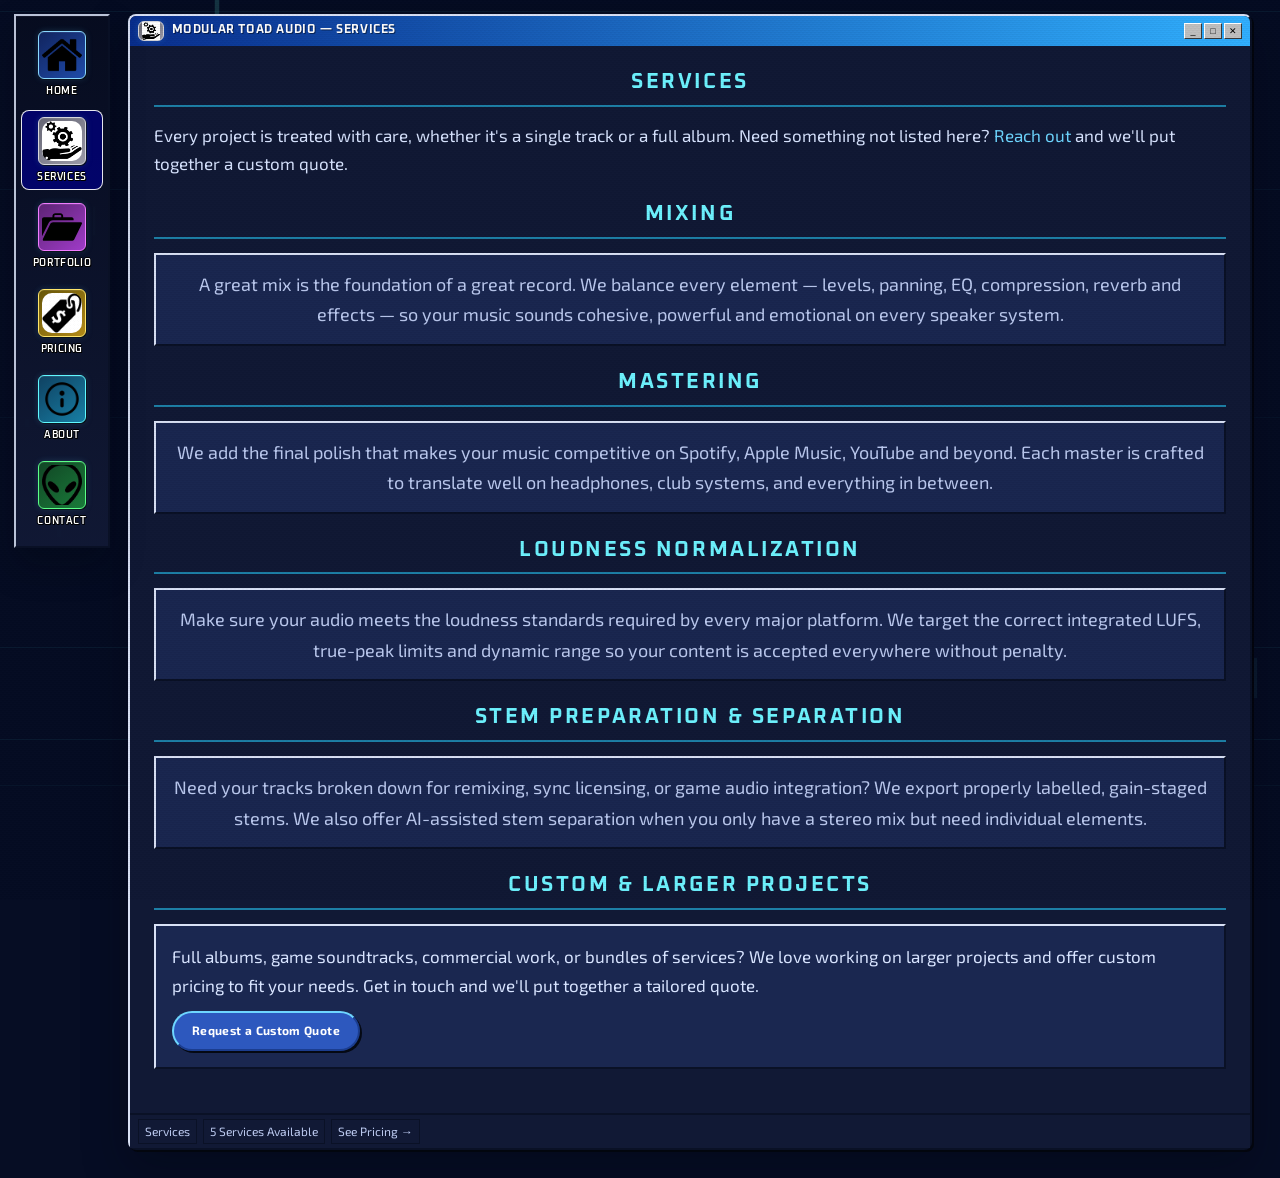
<file: services.html>
<!DOCTYPE html>
<html lang="en">
<head>
  <meta charset="UTF-8">
  <meta name="viewport" content="width=device-width, initial-scale=1.0">
  <meta name="description" content="ModularToadAudio services: professional mixing, mastering, loudness normalization, stem preparation and release-ready delivery.">
  <title>Services — ModularToadAudio</title>
  <link rel="icon" href="https://github.com/user-attachments/assets/a5536892-9152-4e2d-8e1a-695480eed48e">
  <link rel="preconnect" href="https://fonts.googleapis.com">
  <link rel="preconnect" href="https://fonts.gstatic.com" crossorigin>
  <link href="https://fonts.googleapis.com/css2?family=Exo+2:wght@400;500;600;700&family=Oxanium:wght@500;600;700;800&display=swap" rel="stylesheet">
  <link rel="stylesheet" href="css/style.css">
</head>
<body>

<div class="desktop">

  <!-- PS2 BIOS atmospheric background canvas -->
  <canvas id="bgCanvas" aria-hidden="true"></canvas>

  <!-- Win98-style desktop shortcut icons -->
  <div class="desktop-icons" role="navigation" aria-label="Desktop shortcuts">
    <a class="desktop-icon" href="index.html">
      <span class="desktop-icon-emoji icon-chip" aria-hidden="true">⌂</span>
      <span class="desktop-icon-label">Home</span>
    </a>
    <a class="desktop-icon" href="services.html">
      <span class="desktop-icon-emoji icon-chip" aria-hidden="true">♬</span>
      <span class="desktop-icon-label">Services</span>
    </a>
    <a class="desktop-icon" href="portfolio.html">
      <span class="desktop-icon-emoji icon-chip" aria-hidden="true">▶</span>
      <span class="desktop-icon-label">Portfolio</span>
    </a>
    <a class="desktop-icon" href="pricing.html">
      <span class="desktop-icon-emoji icon-chip" aria-hidden="true">$</span>
      <span class="desktop-icon-label">Pricing</span>
    </a>
    <a class="desktop-icon" href="about.html">
      <span class="desktop-icon-emoji icon-chip" aria-hidden="true">◉</span>
      <span class="desktop-icon-label">About</span>
    </a>
    <a class="desktop-icon" href="contact.html">
      <span class="desktop-icon-emoji icon-chip" aria-hidden="true">✉</span>
      <span class="desktop-icon-label">Contact</span>
    </a>
  </div>

  <!-- ── MAIN CONTENT ─────────────────────────────────────── -->
  <main class="main-content">
    <div class="window main-window" role="main">

      <div class="window-titlebar" aria-hidden="true">
        <span class="titlebar-icon">♬</span>
        <span class="titlebar-title">Modular Toad Audio — Services</span>
        <div class="titlebar-buttons">
          <button class="titlebar-btn minimize" tabindex="-1">_</button>
          <button class="titlebar-btn maximize" tabindex="-1">□</button>
          <button class="titlebar-btn close"    tabindex="-1">✕</button>
        </div>
      </div>

      <div class="window-body">

        <section class="section" aria-labelledby="page-heading">
          <h1 class="section-title" id="page-heading">Services</h1>
          <p style="font-size:13px;line-height:1.7;margin-bottom:18px">
            Every project is treated with care, whether it's a single track or a full album.
            Need something not listed here? <a href="contact.html">Reach out</a> and we'll put together a custom quote.
          </p>
        </section>

        <!-- ── MIXING ────────────────────────────────────── -->
        <section class="section" aria-labelledby="mixing-heading">
          <h2 class="section-title" id="mixing-heading">Mixing</h2>
          <div class="service-row">
            <div class="service-row-body">
              <p>
                A great mix is the foundation of a great record. We balance every element —
                levels, panning, EQ, compression, reverb and effects — so your music sounds cohesive,
                powerful and emotional on every speaker system.
              </p>
            </div>
          </div>
        </section>

        <!-- ── MASTERING ──────────────────────────────────── -->
        <section class="section" aria-labelledby="mastering-heading">
          <h2 class="section-title" id="mastering-heading">Mastering</h2>
          <div class="service-row">
            <div class="service-row-body">
              <p>
                We add the final polish that makes your music competitive on Spotify, Apple Music,
                YouTube and beyond. Each master is crafted to translate well on headphones,
                club systems, and everything in between.
              </p>
            </div>
          </div>
        </section>

        <!-- ── LOUDNESS NORMALIZATION ─────────────────────── -->
        <section class="section" aria-labelledby="loudness-heading">
          <h2 class="section-title" id="loudness-heading">Loudness Normalization</h2>
          <div class="service-row">
            <div class="service-row-body">
              <p>
                Make sure your audio meets the loudness standards required by every major platform.
                We target the correct integrated LUFS, true-peak limits and dynamic range
                so your content is accepted everywhere without penalty.
              </p>
            </div>
          </div>
        </section>

        <!-- ── STEM PREP & SEPARATION ─────────────────────── -->
        <section class="section" aria-labelledby="stems-heading">
          <h2 class="section-title" id="stems-heading">Stem Preparation &amp; Separation</h2>
          <div class="service-row">
            <div class="service-row-body">
              <p>
                Need your tracks broken down for remixing, sync licensing, or game audio integration?
                We export properly labelled, gain-staged stems. We also offer AI-assisted stem
                separation when you only have a stereo mix but need individual elements.
              </p>
            </div>
          </div>
        </section>

        <!-- ── CUSTOM QUOTES ──────────────────────────────── -->
        <section class="section" aria-labelledby="custom-heading">
          <h2 class="section-title" id="custom-heading">Custom &amp; Larger Projects</h2>
          <div class="panel-raised" style="display:flex;gap:16px;align-items:flex-start">
            <div>
              <p style="font-size:12px;line-height:1.7;margin-bottom:12px">
                Full albums, game soundtracks, commercial work, or bundles of services?
                We love working on larger projects and offer custom pricing to fit your needs.
                Get in touch and we'll put together a tailored quote.
              </p>
              <a class="btn btn-primary" href="contact.html">Request a Custom Quote</a>
            </div>
          </div>
        </section>

      </div><!-- /.window-body -->

      <div class="status-bar" aria-hidden="true">
        <span class="status-item">Services</span>
        <span class="status-item">5 Services Available</span>
        <span class="status-item"><a href="pricing.html" style="color:inherit">See Pricing →</a></span>
      </div>

    </div><!-- /.main-window -->
  </main>

</div>

<script src="js/main.js"></script>
</body>
</html>
</file>
<file: css/style.css>
/* ============================================================
   ModularToadAudio — style.css
   Windows 98 / Pixel-Art Aesthetic
   Modular, responsive, GitHub Pages-ready
   ============================================================ */

@import url('https://fonts.googleapis.com/css2?family=Exo+2:wght@400;500;600;700&family=Oxanium:wght@500;600;700;800&display=swap');

/* ── CSS CUSTOM PROPERTIES ─────────────────────────────────── */
 :root {
  --gray:        #111935;
  --gray-light:  #1a2750;
  --gray-dark:   #425591;
  --gray-darker: #070d20;
  --white:       #ffffff;
  --black:       #050913;

  --text-primary: #d8e4ff;
  --text-bright:  #f4f8ff;
  --text-muted:   #bccaf0;

  --titlebar-active:   linear-gradient(to right, #0a2f8f 0%, #31b0ff 100%);
  --titlebar-inactive: linear-gradient(to right, #1a2a4a 0%, #253b69 100%);

  --toad-darkest: #0c1a3f;
  --toad-dark:    #1b3d8f;
  --toad-mid:     #2d58be;
  --toad-green:   #3973d4;
  --toad-light:   #6ed6ff;
  --toad-pale:    #c8f2ff;
  --toad-accent:  #a8e5ff;

  --amber:        #d2861a;
  --amber-bright: #f2b33a;

  --bdr-lt: #d9e1f5;
  --bdr-dk: #0a1126;
  --bdr-xx: #04070f;

  --font-pixel: 'Oxanium', 'Segoe UI', sans-serif;
  --font-body:  'Exo 2', 'Segoe UI', Tahoma, Arial, sans-serif;
  --font-heavy: 'Oxanium', 'Arial Black', sans-serif;

  --nav-h:  0px;
  --task-h: 0px;
  --sidebar-w: 108px;

  --ps2-glow-bright: rgba(100, 220, 255, 0.85);
  --ps2-glow-mid:    rgba(70, 170, 255, 0.5);
  --ps2-glow-dim:    rgba(40, 110, 220, 0.24);
}

.desktop-icon-emoji[data-icon-key="contact"],
.titlebar-icon[data-icon-key="contact"] {
  border-color: #5cff88;
  background: linear-gradient(140deg, #114625, #1a7b3a);
}
.desktop-icon-emoji[data-icon-key="about"],
.titlebar-icon[data-icon-key="about"] {
  border-color: #60f8ff;
  background: linear-gradient(140deg, #0f4161, #177ea4);
}
.desktop-icon-emoji[data-icon-key="pricing"],
.titlebar-icon[data-icon-key="pricing"] {
  border-color: #ffe56a;
  background: linear-gradient(140deg, #665508, #b28a18);
}
.desktop-icon-emoji[data-icon-key="portfolio"],
.titlebar-icon[data-icon-key="portfolio"] {
  border-color: #f07cff;
  background: linear-gradient(140deg, #5d2474, #9f3bc8);
}
.desktop-icon-emoji[data-icon-key="services"],
.titlebar-icon[data-icon-key="services"] {
  border-color: #d7d7dd;
  background: linear-gradient(140deg, #666674, #9a9aa7);
}
.desktop-icon-emoji[data-icon-key="contact"] .desktop-icon-image,
.titlebar-icon[data-icon-key="contact"] .titlebar-icon-image {
  filter: hue-rotate(98deg) saturate(1.25);
}
.desktop-icon-emoji[data-icon-key="about"] .desktop-icon-image,
.titlebar-icon[data-icon-key="about"] .titlebar-icon-image {
  filter: hue-rotate(158deg) saturate(1.2);
}
.desktop-icon-emoji[data-icon-key="pricing"] .desktop-icon-image,
.titlebar-icon[data-icon-key="pricing"] .titlebar-icon-image {
  filter: hue-rotate(300deg) saturate(1.35) brightness(1.05);
}
.desktop-icon-emoji[data-icon-key="portfolio"] .desktop-icon-image,
.titlebar-icon[data-icon-key="portfolio"] .titlebar-icon-image {
  filter: hue-rotate(236deg) saturate(1.3);
}
.desktop-icon-emoji[data-icon-key="services"] .desktop-icon-image,
.titlebar-icon[data-icon-key="services"] .titlebar-icon-image {
  filter: saturate(0.15) brightness(1.15);
}

/* ── RESET ──────────────────────────────────────────────────── */
*, *::before, *::after { box-sizing: border-box; margin: 0; padding: 0; }
html { font-size: 13px; scroll-behavior: smooth; }

body {
  font-family: var(--font-body);
  background-color: #060d24;
  min-height: 100vh;
  color: var(--text-primary);
  overflow-x: hidden;
  line-height: 1.6;
}

@keyframes heroRainbowShift {
  0%   { background-position: 0% 50%; }
  100% { background-position: 300% 50%; }
}

a { color: var(--toad-light); text-decoration: none; }
a:hover { text-decoration: underline; color: var(--toad-pale); }
img, svg { display: block; max-width: 100%; }

/* ── DESKTOP SHELL ──────────────────────────────────────────── */
.desktop {
  min-height: 100vh;
  display: flex;
  align-items: flex-start;
  gap: 18px;
  padding: 14px;
  background-color: #060d24;
  position: relative;
}

/* Scanline CRT overlay — covers desktop area only, non-interactive */
.desktop::before {
  content: '';
  position: fixed;
  top: var(--nav-h); left: 0; right: 0; bottom: var(--task-h);
  background: repeating-linear-gradient(
    0deg,
    transparent 0px, transparent 1px,
    rgba(0,0,0,.03) 1px, rgba(0,0,0,.03) 2px
  );
  pointer-events: none;
  z-index: 500;
}

/* Pixel-dither checkerboard grain */
.desktop::after {
  content: '';
  position: fixed;
  top: var(--nav-h); left: 0; right: 0; bottom: var(--task-h);
  background-image:
    repeating-conic-gradient(rgba(0,0,0,.012) 0% 25%, transparent 0% 50%);
  background-size: 4px 4px;
  pointer-events: none;
  z-index: 499;
}

/* ── PS2 BIOS BACKGROUND CANVAS ─────────────────────────────── */
#bgCanvas {
  position: fixed;
  top: 0; left: 0;
  width: 100%; height: 100%;
  pointer-events: none;
  z-index: 0;
  opacity: .65;
}

/* ── DESKTOP ICONS (Win98 fixed-left shortcuts) ──────────────── */
.desktop-icons {
  position: sticky;
  top: 10px;
  display: flex;
  flex-direction: column;
  gap: 6px;
  width: 96px;
  min-width: 96px;
  max-height: calc(100dvh - 20px);
  padding: 8px 5px 12px;
  z-index: 550;
  overflow-y: auto;
  scrollbar-width: none;
  border: 2px solid;
  border-color: rgba(217, 225, 245, 0.85) rgba(10, 17, 38, 0.95) rgba(10, 17, 38, 0.95) rgba(217, 225, 245, 0.85);
  background: linear-gradient(180deg, rgba(7, 13, 32, 0.92), rgba(17, 25, 53, 0.96));
  box-shadow: 0 18px 34px rgba(4, 7, 15, 0.28), inset 0 1px 0 rgba(255,255,255,0.05);
}
.desktop-icons::-webkit-scrollbar { display: none; }

.desktop-icon {
  display: flex;
  flex-direction: column;
  align-items: center;
  gap: 6px;
  padding: 6px 5px;
  cursor: pointer;
  width: 100%;
  text-align: center;
  text-decoration: none;
  color: #fff;
  border: 1px solid transparent;
  user-select: none;
  border-radius: 8px;
}
.desktop-icon:hover {
  background: rgba(0, 0, 128, .52);
  border-color: rgba(255, 255, 255, .65);
  color: #fff;
  text-decoration: none;
}
.desktop-icon:hover .desktop-icon-emoji {
  box-shadow: 0 0 14px rgba(100, 200, 255, 0.55);
  filter: drop-shadow(0 0 4px rgba(100,200,255,.5));
}
.desktop-icon:active,
.desktop-icon.icon-active {
  background: rgba(0, 0, 128, .75);
  border-color: rgba(255, 255, 255, .9);
  color: #fff;
  text-decoration: none;
}
.desktop-icon-emoji {
  display: inline-flex;
  align-items: center;
  justify-content: center;
  min-width: 48px;
  height: 48px;
  padding: 3px;
  border: 1px solid #8ad8ff;
  background: linear-gradient(140deg, #11245e, #1f4ba9);
  color: #f4fbff;
  filter: drop-shadow(1px 1px 0 rgba(0,0,0,.8));
  border-radius: 14px;
  font-family: 'Segoe UI Symbol', 'Noto Sans Symbols', 'Apple Symbols', system-ui, sans-serif;
  box-shadow: 0 0 8px rgba(100,200,255,0.18);
  transition: box-shadow .15s, filter .15s;
}
.desktop-icon-label {
  font-family: var(--font-heavy);
  font-size: 10px;
  font-weight: 600;
  letter-spacing: .06em;
  text-transform: uppercase;
  text-shadow: 1px 1px 0 #000, -1px 0 0 #000, 0 -1px 0 #000, 0 1px 0 #000;
  line-height: 1.2;
  word-break: break-word;
  max-width: 72px;
}
.desktop-icon-image {
  width: 100%;
  height: 100%;
  object-fit: cover;
  border-radius: 10px;
}

/* ── NAVIGATION ─────────────────────────────────────────────── */
.navbar {
  position: fixed;
  top: 0; left: 0; right: 0;
  height: var(--nav-h);
  z-index: 1000;
  background: var(--gray);
  border-bottom: 2px solid;
  border-color: var(--bdr-lt) var(--bdr-dk) var(--bdr-dk) var(--bdr-lt);
  box-shadow: 0 2px 4px rgba(0,0,0,.35);
  display: flex;
  align-items: center;
  padding: 0 8px;
  gap: 6px;
}

.navbar-brand {
  display: flex;
  align-items: center;
  gap: 10px;
  font-family: var(--font-heavy);
  font-size: 9px;
  letter-spacing: .08em;
  text-transform: uppercase;
  color: var(--toad-light);
  text-decoration: none;
  padding: 4px 12px;
  white-space: nowrap;
  flex-shrink: 0;
  line-height: 1.2;
}
.navbar-brand:hover { text-decoration: none; color: var(--toad-pale); }
.toad-icon { font-size: 20px; line-height: 1; }
.brand-logo-wrap {
  width: 30px;
  height: 30px;
  border: 1px solid #8ad8ff;
  border-radius: 8px;
  overflow: hidden;
  display: inline-flex;
  box-shadow: 0 0 12px rgba(100, 200, 255, 0.24);
}
.brand-logo {
  width: 100%;
  height: 100%;
  object-fit: cover;
}
.brand-name { line-height: 1.3; }
.start-logo {
  width: 16px;
  height: 16px;
  object-fit: cover;
  border: 1px solid #8ad8ff;
  border-radius: 4px;
}

.nav-sep {
  width: 2px;
  height: 28px;
  background: var(--bdr-dk);
  border-right: 1px solid var(--bdr-lt);
  flex-shrink: 0;
}

.navbar-menu {
  display: flex;
  align-items: center;
  gap: 2px;
  flex: 1;
  flex-wrap: nowrap;
}

.nav-item {
  display: inline-flex;
  align-items: center;
  gap: 8px;
  padding: 7px 12px;
  font-size: 12px;
  font-weight: 600;
  letter-spacing: .03em;
  color: var(--text-bright);
  text-decoration: none;
  border: 2px solid transparent;
  white-space: nowrap;
  cursor: pointer;
  transition: background .08s, color .08s;
}
.nav-item:hover,
.nav-item.active {
  background: var(--toad-mid);
  color: var(--white);
  text-decoration: none;
  border: 2px solid var(--toad-dark);
}
.nav-item:active { box-shadow: inset 1px 1px 2px rgba(0,0,0,.3); }
.nav-item-icon {
  width: 18px;
  height: 18px;
  border-radius: 6px;
  overflow: hidden;
  display: inline-flex;
  flex-shrink: 0;
  box-shadow: 0 0 0 1px rgba(138, 216, 255, 0.4);
}
.nav-item-icon-image {
  width: 100%;
  height: 100%;
  object-fit: cover;
}

.nav-toggle {
  display: none;
  background: var(--gray);
  color: var(--text-bright);
  border: 2px solid;
  border-color: var(--bdr-lt) var(--bdr-dk) var(--bdr-dk) var(--bdr-lt);
  padding: 4px 10px;
  font-size: 16px;
  cursor: pointer;
  flex-shrink: 0;
  line-height: 1;
}
.nav-toggle:active { border-color: var(--bdr-dk) var(--bdr-lt) var(--bdr-lt) var(--bdr-dk); }

/* ── WIN98 WINDOW ───────────────────────────────────────────── */
.window {
  background: var(--gray);
  border: 2px solid;
  border-color: var(--bdr-lt) var(--bdr-dk) var(--bdr-dk) var(--bdr-lt);
  box-shadow: 0 18px 44px rgba(4, 7, 15, 0.34), 2px 2px 0 var(--bdr-xx);
  border-radius: 8px;
}

.window-titlebar {
  background: var(--titlebar-active);
  color: var(--white);
  display: flex;
  align-items: center;
  padding: 5px 8px;
  gap: 8px;
  user-select: none;
  border-radius: 6px 6px 0 0;
}
.titlebar-icon { font-size: 14px; line-height: 1; }
.titlebar-title {
  flex: 1;
  font-size: 12px;
  font-family: var(--font-heavy);
  letter-spacing: .05em;
  text-transform: uppercase;
  font-weight: bold;
  text-shadow: 1px 1px 0 rgba(0,0,0,.45);
}
.titlebar-icon-image {
  width: 100%;
  height: 100%;
  object-fit: cover;
}
.titlebar-icon-thumb {
  padding: 2px;
}
.titlebar-buttons { display: flex; gap: 2px; }
.titlebar-btn {
  width: 18px; height: 16px;
  background: #c0c0c0;
  border: 1px solid;
  border-color: #ffffff #3a3a3a #3a3a3a #ffffff;
  font-size: 9px; line-height: 1;
  cursor: pointer;
  display: flex; align-items: center; justify-content: center;
  color: #000;
  padding: 0;
}
.titlebar-btn:active { border-color: var(--bdr-dk) var(--bdr-lt) var(--bdr-lt) var(--bdr-dk); }
.titlebar-btn.close:hover { background: #ff4040; color: var(--white); }

.window-body { padding: 18px; color: var(--text-primary); }

/* ── PANELS ─────────────────────────────────────────────────── */
.panel-inset {
  border: 2px solid;
  border-color: var(--bdr-dk) var(--bdr-lt) var(--bdr-lt) var(--bdr-dk);
  background: #f4f8ff;
  padding: 20px;
  color: #1a2035;
}

.panel-raised {
  border: 2px solid;
  border-color: var(--bdr-lt) var(--bdr-dk) var(--bdr-dk) var(--bdr-lt);
  background: var(--gray-light);
  padding: 16px;
  color: var(--text-primary);
}

/* ── BUTTONS ────────────────────────────────────────────────── */
.btn {
  display: inline-block;
  padding: 8px 18px;
  font-family: var(--font-body);
  font-size: 12px;
  font-weight: 700;
  letter-spacing: .03em;
  cursor: pointer;
  text-decoration: none;
  border: none;
  text-align: center;
  white-space: nowrap;
  transition: background .08s, transform .04s, box-shadow .04s;
  vertical-align: middle;
  border-radius: 999px;
}

.btn-primary {
  background: var(--toad-mid);
  color: var(--white);
  border: 2px solid;
  border-color: var(--toad-light) var(--toad-dark) var(--toad-dark) var(--toad-light);
  font-weight: bold;
  box-shadow: 2px 2px 0 var(--black);
}
.btn-primary:hover { background: var(--toad-light); color: var(--white); text-decoration: none; }
.btn-primary:active {
  border-color: var(--toad-dark) var(--toad-light) var(--toad-light) var(--toad-dark);
  transform: translate(1px,1px);
  box-shadow: none;
  text-decoration: none;
}

.btn-secondary {
  background: var(--gray-light);
  color: var(--text-bright);
  border: 2px solid;
  border-color: var(--bdr-lt) var(--bdr-dk) var(--bdr-dk) var(--bdr-lt);
  box-shadow: 0 18px 44px rgba(4, 7, 15, 0.34), 2px 2px 0 var(--bdr-xx);
  border-radius: 8px;
}
.btn-secondary:hover { background: var(--gray-dark); color: var(--white); text-decoration: none; }
.btn-secondary:active {
  border-color: var(--bdr-dk) var(--bdr-lt) var(--bdr-lt) var(--bdr-dk);
  transform: translate(1px,1px);
  box-shadow: none;
  text-decoration: none;
}

/* ── FORM ELEMENTS ──────────────────────────────────────────── */
.form-group { margin-bottom: 18px; }

.form-label {
  display: block;
  font-size: 13px;
  font-weight: bold;
  margin-bottom: 6px;
  color: var(--toad-pale);
  letter-spacing: .02em;
}

.form-input,
.form-textarea,
.form-select {
  width: 100%;
  padding: 9px 11px;
  font-family: var(--font-body);
  font-size: 13px;
  color: #1a2035;
  background: #eef3ff;
  border: 2px solid;
  border-color: #9ab0e0 #c8d6f5 #c8d6f5 #9ab0e0;
  border-radius: 4px;
  outline: none;
  transition: border-color .12s, background .12s, box-shadow .12s;
}
.form-input:focus,
.form-textarea:focus,
.form-select:focus {
  border-color: var(--toad-mid);
  background: #f5f9ff;
  box-shadow: 0 0 0 3px rgba(45, 88, 190, 0.18);
}
.form-input::placeholder,
.form-textarea::placeholder {
  color: #8a9cbf;
  font-style: italic;
}
.form-textarea {
  resize: vertical;
  min-height: 140px;
  line-height: 1.55;
}

.form-file-label {
  display: inline-block;
  padding: 7px 14px;
  font-size: 12px;
  background: var(--gray);
  color: var(--toad-light);
  border: 2px solid;
  border-color: var(--bdr-lt) var(--bdr-dk) var(--bdr-dk) var(--bdr-lt);
  cursor: pointer;
  box-shadow: 1px 1px 0 var(--bdr-xx);
  border-radius: 4px;
  transition: background .1s, color .1s;
}
.form-file-label:hover { background: var(--toad-dark); color: var(--white); }
.form-file-input { display: none; }
.form-file-name { font-size: 11px; color: var(--text-muted); margin-top: 5px; }

/* ── FORM SUBMIT FEEDBACK ──────────────────────────────────── */
.form-success {
  display: flex;
  align-items: flex-start;
  gap: 12px;
  padding: 18px 20px;
  background: #061a10;
  border: 2px solid var(--toad-light);
  border-radius: 4px;
  color: var(--toad-pale);
  font-size: 13px;
  line-height: 1.4;
  margin-top: 10px;
  animation: windowOpen .2s ease-out;
}
.form-success-icon {
  font-size: 28px;
  flex-shrink: 0;
}
.form-success strong {
  display: block;
  font-size: 14px;
  color: var(--toad-light);
  margin-bottom: 4px;
}
.form-error-msg {
  color: #ff6b6b;
  font-size: 12px;
  margin-top: 8px;
  padding: 8px 12px;
  background: #1a0808;
  border: 1px solid #cc3333;
  border-radius: 4px;
}

/* ── MAIN LAYOUT ────────────────────────────────────────────── */
.main-content {
  flex: 1;
  min-width: 0;
  padding: 0 14px 14px 0;
  display: flex;
  justify-content: center;
  align-items: flex-start;
  position: relative;
  z-index: 1;
}

.main-window {
  width: 100%;
  max-width: 1080px;
  margin: 0;
  animation: windowOpen .18s ease-out;
}

/* ── SECTIONS ───────────────────────────────────────────────── */
.section { margin-bottom: 22px; }

.section-title {
  font-family: var(--font-pixel);
  font-size: clamp(16px, 2vw, 23px);
  color: #6ef3ff;
  margin-bottom: 14px;
  padding-bottom: 8px;
  border-bottom: 2px solid #1d7fa6;
  text-transform: uppercase;
  letter-spacing: .12em;
  line-height: 1.35;
  text-align: center;
  font-weight: 700;
}

/* ── WELCOME SECTION ────────────────────────────────────────── */
.welcome-block {
  background: linear-gradient(135deg, #0a1530 0%, #0e1d42 55%, #0a1530 100%);
  border: 2px solid;
  border-color: var(--toad-dark) var(--toad-darkest) var(--toad-darkest) var(--toad-dark);
  border-radius: 4px;
  overflow: hidden;
}
.welcome-header {
  display: flex;
  justify-content: center;
  padding: 14px 16px 12px;
  border-bottom: 1px solid rgba(100,170,255,0.15);
  background: rgba(0,0,0,0.2);
}
.welcome-header-text {
  font-family: var(--font-heavy);
  font-size: clamp(14px, 3vw, 20px);
  color: #6ef3ff;
  letter-spacing: .04em;
  text-shadow: 0 0 10px rgba(110,214,255,0.25);
  text-align: center;
}
.welcome-body {
  padding: 16px;
}
.welcome-body p {
  font-size: 18px;
  line-height: 1.8;
  color: var(--text-primary);
  margin-bottom: 10px;
}
.welcome-body p:last-child { margin-bottom: 0; }
.welcome-highlights {
  display: grid;
  grid-template-columns: repeat(auto-fill, minmax(140px, 1fr));
  gap: 10px;
  margin-top: 16px;
  margin-bottom: 4px;
}
.welcome-highlight-card {
  background: rgba(45, 88, 190, 0.12);
  border: 1px solid rgba(110, 214, 255, 0.2);
  border-radius: 4px;
  padding: 12px 10px;
  text-align: center;
  transition: border-color .15s, background .15s;
}
.welcome-highlight-card:hover {
  border-color: rgba(110, 214, 255, 0.45);
  background: rgba(45, 88, 190, 0.22);
}
.welcome-highlight-label {
  font-size: 15px;
  font-weight: bold;
  color: #6ef3ff;
  display: block;
  margin-bottom: 3px;
  text-align: center;
}
.welcome-highlight-desc {
  font-size: 14px;
  color: var(--text-muted);
  line-height: 1.4;
}

/* ── HERO WATER SHADER CANVAS ───────────────────────────────── */
#heroWater {
  position: absolute;
  top: 0; left: 0;
  width: 100%; height: 100%;
  pointer-events: none;
  z-index: 0;
  opacity: 0.55;
}

/* ── HERO ────────────────────────────────────────────────────── */
.hero {
  text-align: center;
  padding: 36px 20px;
  background: linear-gradient(135deg, #050d2b 0%, var(--toad-darkest) 42%, #12306d 100%);
  color: var(--white);
  position: relative;
  overflow: hidden;
}

.main-window { position: relative; }

/* scanline overlay */
.hero::after {
  content: '';
  position: absolute;
  inset: 0;
  background: repeating-linear-gradient(
    0deg,
    transparent 0px, transparent 2px,
    rgba(0,0,0,.06) 2px, rgba(0,0,0,.06) 4px
  );
  pointer-events: none;
}

.hero-mascot {
  display: flex;
  justify-content: center;
  margin-bottom: 14px;
  position: relative;
  z-index: 1;
}
.hero-mascot svg {
  width: 96px; height: 96px;
  image-rendering: pixelated;
  filter: drop-shadow(3px 3px 0 rgba(0,0,0,.55));
  animation: toadFloat 4s ease-in-out infinite;
}

/* ── NEW MASCOT: image with PS2 memory card effect ──────────── */
.hero-mascot-wrapper {
  position: relative;
  display: inline-block;
  cursor: pointer;
  border-radius: 4px;
  overflow: hidden;
}
.hero-mascot-img {
  width: 140px;
  height: 140px;
  object-fit: cover;
  border-radius: 16px;
  filter: drop-shadow(0 0 6px rgba(0,220,255,.35)) drop-shadow(3px 3px 0 rgba(0,0,0,.55));
  animation: toadFloat 4s ease-in-out infinite;
  display: block;
  user-select: none;
  -webkit-user-drag: none;
}
.hero-mascot-wrapper.poked .hero-mascot-img {
  animation: toadPoke 0.7s cubic-bezier(.36,.07,.19,.97) forwards;
}
/* PS2 memory-card shimmer sweep */
.mascot-shimmer {
  position: absolute;
  inset: 0;
  background: linear-gradient(
    115deg,
    transparent 20%,
    rgba(0, 255, 200, 0.25) 50%,
    transparent 80%
  );
  background-size: 200% 200%;
  animation: ps2MascotShimmer 3.5s ease-in-out infinite;
  pointer-events: none;
  border-radius: 4px;
}
/* LED border pulse on mascot */
.hero-mascot-wrapper::after {
  content: '';
  position: absolute;
  inset: -1px;
  border-radius: 5px;
  border: 1px solid rgba(0, 220, 255, 0.3);
  animation: mascotBorderPulse 3.5s ease-in-out infinite;
  pointer-events: none;
}

/* ── ABOUT PAGE MASCOT ──────────────────────────────────────── */
.about-mascot-img {
  width: 144px;
  height: 144px;
  object-fit: cover;
  border-radius: 16px;
  filter: drop-shadow(0 0 5px rgba(0,220,255,.25));
  display: block;
  margin: 0 auto;
}

.hero-title {
  font-family: var(--font-heavy);
  font-size: clamp(22px, 7vw, 58px);
  letter-spacing: .06em;
  text-transform: uppercase;
  color: var(--white);
  margin-bottom: 14px;
  text-shadow:
    0 0 12px var(--ps2-glow-bright),
    0 0 32px var(--ps2-glow-mid),
    3px 3px 0 #041132,
    6px 6px 0 rgba(0,0,0,.45);
  line-height: 1.15;
  word-break: break-word;
  hyphens: auto;
  position: relative;
  z-index: 1;
  animation: heroTitleAnim 10s ease-in-out infinite;
  cursor: default;
}
.hero-title-rainbow {
  background: linear-gradient(
    90deg,
    #ff4d4d,
    #ffb84d,
    #fff34d,
    #58ff71,
    #4dc3ff,
    #7a5cff,
    #ff4dd2,
    #ff4d4d
  );
  background-size: 300% 100%;
  -webkit-background-clip: text;
  background-clip: text;
  color: transparent;
  animation:
    heroTitleAnim 10s ease-in-out infinite,
    heroRainbowShift 18s linear infinite;
}

.hero-tagline {
  font-size: clamp(15px, 2vw, 21px);
  color: var(--toad-pale);
  margin-bottom: 26px;
  font-weight: 500;
  max-width: 760px;
  margin-inline: auto;
  position: relative;
  z-index: 1;
}

.hero-cta {
  display: flex;
  gap: 12px;
  justify-content: center;
  flex-wrap: wrap;
  position: relative;
  z-index: 1;
}

/* ── SERVICES GRID ──────────────────────────────────────────── */
.services-grid {
  display: grid;
  grid-template-columns: repeat(auto-fill, minmax(200px, 1fr));
  gap: 10px;
  margin-bottom: 14px;
}

.service-card {
  padding: 14px;
  background: var(--gray-light);
  cursor: default;
  transition: background .1s, box-shadow .1s;
}
.service-card:hover { 
  background: var(--toad-darkest);
  box-shadow: inset 0 0 8px rgba(82, 183, 136, 0.12);
}

.service-card-icon {
  display: none;
}
.service-card-title {
  font-size: 19px;
  font-weight: bold;
  margin-bottom: 6px;
  color: #6ef3ff;
  text-align: center;
  text-transform: uppercase;
  letter-spacing: .06em;
}
.service-card p {
  font-size: 18px;
  color: var(--text-muted);
  line-height: 1.65;
  text-align: center;
}

/* Full-width service detail rows */
.service-row {
  display: flex;
  gap: 14px;
  padding: 14px;
  margin-bottom: 10px;
  background: var(--gray-light);
  border: 2px solid;
  border-color: var(--bdr-lt) var(--bdr-dk) var(--bdr-dk) var(--bdr-lt);
  align-items: flex-start;
}
.service-row-icon { display: none; }
.service-row-body h3 {
  font-size: 19px;
  font-weight: bold;
  margin-bottom: 6px;
  color: #6ef3ff;
  text-align: center;
  text-transform: uppercase;
  letter-spacing: .06em;
}
.service-row-body p {
  font-size: 18px;
  color: var(--text-muted);
  line-height: 1.7;
  text-align: center;
}
.service-tags { margin-top: 6px; }

.tag-pill {
  display: inline-block;
  background: var(--toad-darkest);
  color: var(--toad-light);
  font-size: 12px;
  padding: 2px 8px;
  border: 1px solid var(--toad-dark);
  margin: 2px 2px 0 0;
}

/* ── PORTFOLIO GRID ─────────────────────────────────────────── */
.portfolio-grid {
  display: grid;
  grid-template-columns: repeat(auto-fill, minmax(280px, 1fr));
  gap: 14px;
}

.portfolio-item { overflow: hidden; }
.portfolio-item .window-titlebar { font-size: 10px; }

.video-container {
  position: relative;
  padding-bottom: 56.25%;
  height: 0;
  overflow: hidden;
  background: var(--black);
}
.video-container iframe {
  position: absolute;
  top: 0; left: 0;
  width: 100%; height: 100%;
  border: none;
}

/* ── PRICING ─────────────────────────────────────────────────── */
.pricing-grid {
  display: grid;
  grid-template-columns: repeat(auto-fill, minmax(260px, 1fr));
  gap: 16px;
  margin-bottom: 20px;
}

.pricing-card { overflow: hidden; }
.pricing-card.featured {
  border-color: var(--toad-light) var(--toad-dark) var(--toad-dark) var(--toad-light);
  box-shadow: 3px 3px 0 var(--toad-dark);
}

.pricing-card-header {
  background: var(--titlebar-active);
  color: var(--white);
  padding: 10px 14px;
  text-align: center;
}
.pricing-card.featured .pricing-card-header {
  background: linear-gradient(to right, var(--toad-dark), var(--toad-mid));
}
.pricing-card-header h3 {
  font-family: var(--font-pixel);
  font-size: 16px;
  line-height: 1.4;
}
.pricing-badge {
  display: inline-block;
  margin-top: 4px;
  background: #ff4040;
  color: var(--white);
  font-size: 12px;
  font-weight: bold;
  padding: 2px 10px;
  border: 1px solid #cc0000;
}

.pricing-card-body {
  padding: 18px;
  text-align: center;
  background: var(--gray-light);
  color: var(--text-primary);
}
.price-amount {
  font-family: var(--font-pixel);
  font-size: 24px;
  color: var(--toad-light);
  display: block;
  margin-bottom: 4px;
}
.price-period {
  font-size: 17px;
  color: var(--text-muted);
  display: block;
  margin-bottom: 14px;
}
.price-strike {
  text-decoration: line-through;
  color: var(--text-muted);
  font-size: 17px;
  margin-bottom: 2px;
}

.pricing-features {
  list-style: none;
  text-align: left;
  margin-bottom: 16px;
}
.pricing-features li {
  font-size: 18px;
  padding: 5px 0;
  border-bottom: 1px dotted var(--gray-dark);
  display: flex;
  align-items: flex-start;
  gap: 6px;
  line-height: 1.4;
  color: var(--text-primary);
}
.pricing-features li::before { content: '▶'; color: var(--toad-light); font-size: 9px; flex-shrink: 0; margin-top: 2px; }

/* ── FAQ DETAILS ────────────────────────────────────────────── */
details {
  color: var(--text-primary);
}
details summary {
  color: var(--text-bright);
}

/* ── TESTIMONIALS ───────────────────────────────────────────── */
.testimonial-grid {
  display: grid;
  grid-template-columns: repeat(auto-fill, minmax(240px, 1fr));
  gap: 12px;
}

.testimonial-card {
  padding: 18px 16px 14px;
  background: var(--gray-light);
  border: 2px solid;
  border-color: var(--bdr-dk) var(--bdr-lt) var(--bdr-lt) var(--bdr-dk);
  position: relative;
}
.testimonial-card::before {
  content: '\201C';
  font-family: Georgia, serif;
  font-size: 52px;
  color: var(--toad-dark);
  position: absolute;
  top: -8px; left: 10px;
  line-height: 1;
}
.testimonial-text {
  font-size: 18px;
  line-height: 1.75;
  margin-bottom: 8px;
  padding-top: 18px;
  color: var(--text-primary);
}
cite {
  font-size: 16px;
  font-style: italic;
  color: var(--toad-light);
}

/* ── CONTACT ─────────────────────────────────────────────────── */
.contact-layout {
  display: grid;
  grid-template-columns: 280px 1fr;
  gap: 16px;
  align-items: start;
}

.contact-info-panel {
  padding: 16px;
  background: var(--gray-light);
  border: 2px solid;
  border-color: var(--bdr-lt) var(--bdr-dk) var(--bdr-dk) var(--bdr-lt);
}
.contact-info-panel h3 {
  font-family: var(--font-pixel);
  font-size: 16px;
  color: var(--toad-light);
  margin-bottom: 16px;
  line-height: 1.4;
}
.contact-detail {
  display: flex;
  align-items: flex-start;
  gap: 8px;
  margin-bottom: 14px;
  font-size: 17px;
  line-height: 1.65;
}
.contact-detail-icon { font-size: 18px; flex-shrink: 0; }
.contact-detail a { color: var(--toad-light); word-break: break-all; }

/* ── CTA BAND ────────────────────────────────────────────────── */
.cta-band {
  text-align: center;
  padding: 30px 20px;
  background: linear-gradient(to right, var(--toad-dark), var(--toad-mid));
  color: var(--white);
  margin-top: 4px;
}
.cta-band h2 {
  font-family: var(--font-pixel);
  font-size: clamp(14px, 2vw, 22px);
  margin-bottom: 10px;
  line-height: 1.4;
}
.cta-band p { font-size: 18px; margin-bottom: 18px; color: var(--toad-pale); }

/* ── ABOUT PAGE ──────────────────────────────────────────────── */
.about-grid {
  display: grid;
  grid-template-columns: 160px 1fr;
  gap: 24px;
  align-items: start;
  margin-bottom: 20px;
}
.about-mascot { text-align: center; }
.about-mascot svg { width: 128px; height: 128px; image-rendering: pixelated; margin: 0 auto; }
.about-mascot-label { font-size: 10px; font-family: var(--font-pixel); color: var(--toad-light); margin-top: 6px; }

.about-text h2 {
  font-family: var(--font-pixel);
  font-size: clamp(17px, 2vw, 24px);
  color: var(--toad-light);
  margin-bottom: 12px;
  line-height: 1.4;
}
.about-text p {
  font-size: 18px;
  line-height: 1.8;
  margin-bottom: 12px;
  color: var(--text-primary);
}

.values-grid {
  display: grid;
  grid-template-columns: repeat(auto-fill, minmax(180px, 1fr));
  gap: 10px;
  margin-top: 14px;
}
.value-card {
  padding: 14px;
  background: var(--gray-light);
  border: 2px solid;
  border-color: var(--bdr-lt) var(--bdr-dk) var(--bdr-dk) var(--bdr-lt);
  text-align: center;
}
.value-card-icon { font-size: 28px; margin-bottom: 8px; }
.value-card h4 { font-size: 16px; font-weight: bold; color: var(--toad-light); margin-bottom: 4px; }
.value-card p { font-size: 16px; color: var(--text-muted); line-height: 1.6; }

/* ── NOTICE BOXES ───────────────────────────────────────────── */
.notice {
  display: flex;
  align-items: flex-start;
  gap: 10px;
  padding: 10px 14px;
  font-size: 13px;
  margin: 12px 0;
  border: 2px solid;
  line-height: 1.65;
  color: var(--text-primary);
}
.notice a { color: var(--toad-light); }
.notice-info    { background: #0a1820; border-color: #1084d0; }
.notice-success { background: #081808; border-color: var(--toad-light); }
.notice-warning { background: #1c1408; border-color: var(--amber-bright); color: #e0c070; }
.notice-icon { font-size: 18px; flex-shrink: 0; }

/* ── TASKBAR ─────────────────────────────────────────────────── */
.taskbar {
  position: fixed;
  bottom: 0; left: 0; right: 0;
  height: var(--task-h);
  background: var(--gray);
  border-top: 2px solid;
  border-color: var(--bdr-lt) var(--bdr-dk) var(--bdr-dk) var(--bdr-lt);
  box-shadow: 0 -2px 4px rgba(0,0,0,.25);
  display: flex;
  align-items: center;
  padding: 4px 8px;
  gap: 6px;
  z-index: 1000;
}

.start-btn {
  background: var(--gray);
  color: var(--text-bright);
  border: 2px solid;
  border-color: var(--bdr-lt) var(--bdr-dk) var(--bdr-dk) var(--bdr-lt);
  padding: 3px 12px;
  font-family: var(--font-body);
  font-size: 12px;
  font-weight: bold;
  cursor: pointer;
  display: flex;
  align-items: center;
  gap: 5px;
  box-shadow: 1px 1px 0 var(--bdr-xx);
  white-space: nowrap;
}
.start-btn:hover { background: var(--toad-dark); color: var(--white); }
.start-btn:active {
  border-color: var(--bdr-dk) var(--bdr-lt) var(--bdr-lt) var(--bdr-dk);
  box-shadow: none;
}

.taskbar-sep {
  width: 2px; height: 28px;
  background: var(--bdr-dk);
  border-right: 1px solid var(--bdr-lt);
  flex-shrink: 0;
}

.taskbar-items { flex: 1; display: flex; gap: 4px; overflow: hidden; }
.taskbar-app {
  background: var(--gray-light);
  border: 2px solid;
  border-color: var(--bdr-dk) var(--bdr-lt) var(--bdr-lt) var(--bdr-dk);
  padding: 2px 10px;
  font-size: 12px;
  cursor: default;
  display: flex;
  align-items: center;
  gap: 4px;
  white-space: nowrap;
  overflow: hidden;
  max-width: 200px;
  color: var(--text-muted);
}

.taskbar-clock {
  font-size: 12px;
  padding: 3px 8px;
  border: 2px solid;
  border-color: var(--bdr-dk) var(--bdr-lt) var(--bdr-lt) var(--bdr-dk);
  background: var(--gray-light);
  color: var(--text-bright);
  white-space: nowrap;
  min-width: 55px;
  text-align: center;
  flex-shrink: 0;
}

/* ── STATUS BAR ─────────────────────────────────────────────── */
.status-bar {
  border-top: 2px solid var(--bdr-dk);
  padding: 4px 8px;
  display: flex;
  gap: 6px;
  font-size: 12px;
  color: var(--text-muted);
  background: var(--gray);
  flex-wrap: wrap;
}
.status-item {
  border: 1px solid var(--bdr-dk);
  padding: 2px 6px;
  color: var(--text-muted);
}

/* ── DECORATIVE HELPERS ─────────────────────────────────────── */
.pixel-divider {
  height: 4px;
  background: repeating-linear-gradient(
    90deg,
    var(--toad-mid) 0px, var(--toad-mid) 4px,
    transparent 4px, transparent 8px
  );
  margin: 16px 0;
}

/* ── ANIMATIONS ─────────────────────────────────────────────── */
@keyframes windowOpen {
  from { opacity: 0; transform: scale(.97) translateY(10px); }
  to   { opacity: 1; transform: scale(1)  translateY(0); }
}

@keyframes blink {
  0%, 50% { opacity: 1; }
  51%, 100% { opacity: 0; }
}
.blink-cursor::after {
  content: '█';
  animation: blink 1s step-end infinite;
  color: var(--toad-light);
}

/* Combined PS2 pulse + glitch for hero title */
@keyframes heroTitleAnim {
  0%, 100% {
    text-shadow:
      0 0 8px var(--ps2-glow-bright), 0 0 20px var(--ps2-glow-mid),
      2px 2px 0 var(--toad-dark), 4px 4px 0 rgba(0,0,0,.45);
    transform: none;
    color: #fff;
  }
  20% {
    text-shadow:
      0 0 14px rgba(0,220,255,.95), 0 0 32px rgba(0,180,255,.65),
      0 0 54px rgba(0,140,255,.28),
      2px 2px 0 var(--toad-dark), 4px 4px 0 rgba(0,0,0,.45);
    color: #e0ffff;
  }
  /* glitch burst */
  72%  { text-shadow: -3px 0 #ff0088, 3px 0 #00ffcc; transform: translateX(-3px); color: #fff; }
  73%  { text-shadow: 3px 0 #ff0088, -3px 0 #00ffcc; transform: translateX(3px); color: #ffe0ff; }
  74%  { text-shadow: -2px 0 #ffcc00, 2px 0 #00ccff; transform: translateX(-1px) skewX(-2deg); }
  75%  {
    text-shadow: 0 0 8px var(--ps2-glow-bright), 0 0 20px var(--ps2-glow-mid),
      2px 2px 0 var(--toad-dark), 4px 4px 0 rgba(0,0,0,.45);
    transform: none; color: #fff;
  }
}

/* PS2 BIOS title glow pulse (kept for fallback) */
@keyframes ps2TitlePulse {
  0%, 100% {
    text-shadow:
      0 0 8px var(--ps2-glow-bright), 0 0 20px var(--ps2-glow-mid),
      2px 2px 0 var(--toad-dark), 4px 4px 0 rgba(0,0,0,.45);
  }
  50% {
    text-shadow:
      0 0 14px rgba(0,220,255,.95), 0 0 32px rgba(0,180,255,.65),
      0 0 54px rgba(0,140,255,.28),
      2px 2px 0 var(--toad-dark), 4px 4px 0 rgba(0,0,0,.45);
  }
}

/* Toad mascot gentle float */
@keyframes toadFloat {
  0%, 100% { transform: translateY(0px) rotate(0deg); }
  33%       { transform: translateY(-5px) rotate(-1deg); }
  66%       { transform: translateY(-2px) rotate(1deg); }
}

/* Mascot poke reaction */
@keyframes toadPoke {
  0%   { transform: translateY(0)    rotate(0deg)   scale(1); }
  15%  { transform: translateY(-22px) rotate(-14deg) scale(0.82); }
  30%  { transform: translateY(5px)  rotate(9deg)   scale(1.14); }
  50%  { transform: translateY(-12px) rotate(-6deg)  scale(0.94); }
  70%  { transform: translateY(3px)  rotate(4deg)   scale(1.05); }
  85%  { transform: translateY(-4px) rotate(-1deg)  scale(0.98); }
  100% { transform: translateY(0)    rotate(0deg)   scale(1); }
}

/* PS2 memory card shimmer */
@keyframes ps2MascotShimmer {
  0%   { background-position: 200% 0%; opacity: 0; }
  30%  { opacity: 0; }
  45%  { opacity: 1; background-position: 50% 50%; }
  60%  { opacity: 0; background-position: -100% 100%; }
  100% { opacity: 0; }
}

/* Mascot border pulse */
@keyframes mascotBorderPulse {
  0%, 100% { border-color: rgba(0,220,255,0.2); box-shadow: 0 0 4px rgba(0,220,255,0.1); }
  50%      { border-color: rgba(0,220,255,0.55); box-shadow: 0 0 10px rgba(0,220,255,0.3); }
}


/* ── UTILITY ─────────────────────────────────────────────────── */
.text-center { text-align: center; }
.mt-8  { margin-top: 8px;  }
.mt-12 { margin-top: 12px; }
.mt-16 { margin-top: 16px; }
.mb-16 { margin-bottom: 16px; }
.flex-gap { display: flex; gap: 10px; flex-wrap: wrap; }

/* ── RESPONSIVE ─────────────────────────────────────────────── */
@media (max-width: 768px) {
  .desktop {
    gap: 12px;
    padding: 10px;
  }

  .desktop-icons {
    top: 10px;
    width: 88px;
    min-width: 88px;
    padding: 8px 4px;
  }

  .desktop-icon {
    gap: 6px;
    padding: 8px 4px;
  }

  .desktop-icon-emoji {
    min-width: 48px;
    height: 48px;
    border-radius: 12px;
  }

  .desktop-icon-label {
    font-size: 10px;
    max-width: 70px;
  }

  .navbar-menu {
    display: none;
    position: fixed;
    top: var(--nav-h);
    left: 0; right: 0;
    background: var(--gray);
    flex-direction: column;
    gap: 0;
    border-bottom: 2px solid var(--bdr-dk);
    box-shadow: 0 4px 10px rgba(0,0,0,.35);
    z-index: 999;
  }
  .navbar-menu.open { display: flex; }
  .nav-item { width: 100%; padding: 12px 16px; border-bottom: 1px solid var(--bdr-dk); color: var(--text-bright); }
  .nav-toggle { display: block; }
  .nav-item-icon { display: none; }

  .services-grid     { grid-template-columns: 1fr 1fr; }
  .portfolio-grid    { grid-template-columns: 1fr; }
  .contact-layout    { grid-template-columns: 1fr; }
  .about-grid        { grid-template-columns: 1fr; text-align: center; }
  .about-mascot      { display: flex; flex-direction: column; align-items: center; }
  .taskbar-items     { display: none; }
  .main-content      { padding: 0 0 10px; }
  .hero              { padding: 24px 12px; }
  .portfolio-preview-carousel { padding: 14px; }
  .portfolio-preview-track {
    grid-auto-columns: minmax(100%, 1fr);
    min-height: 320px;
  }

  /* Mobile breathing room */
  .window-body       { padding: 14px 12px; }
  .section           { margin-bottom: 20px; }
  .welcome-body p    { font-size: 15px; }
  .service-card p    { font-size: 15px; }
  .service-row-body p { font-size: 15px; }
  .about-text p      { font-size: 15px; }
  .testimonial-text  { font-size: 16px; }
  .contact-detail    { font-size: 15px; }
  .pricing-features li { font-size: 16px; }
  .cta-band p        { font-size: 16px; }
}

@media (max-width: 480px) {
  .desktop {
    gap: 8px;
    padding: 8px;
  }

  .desktop-icons {
    width: 74px;
    min-width: 74px;
    padding: 7px 3px;
  }

  .desktop-icon-emoji {
    min-width: 42px;
    height: 42px;
    border-radius: 10px;
  }

  .desktop-icon-label {
    font-size: 9px;
    max-width: 60px;
  }

  .services-grid     { grid-template-columns: 1fr; }
  .pricing-grid      { grid-template-columns: 1fr; }
  .testimonial-grid  { grid-template-columns: 1fr; }
  .values-grid       { grid-template-columns: 1fr 1fr; }
  .hero-cta          { flex-direction: column; align-items: center; }
  .service-row       { flex-direction: column; }
  .welcome-highlights { grid-template-columns: 1fr 1fr; }
  .hero-title        { font-size: clamp(18px, 9vw, 40px); letter-spacing: .03em; }
  .portfolio-preview-track { grid-auto-columns: minmax(100%, 1fr); }
  .portfolio-preview-actions { flex-direction: column; }

  /* Small-phone breathing room */
  .window-body       { padding: 10px 8px; }
  .section           { margin-bottom: 16px; }
  .hero              { padding: 18px 8px; }
  .hero-mascot-img   { width: 110px; height: 110px; }
  .hero-mascot       { margin-bottom: 10px; }
  .hero-tagline      { margin-bottom: 16px; }
  .welcome-body p    { font-size: 14px; line-height: 1.65; }
  .welcome-highlight-label { font-size: 13px; }
  .welcome-highlight-desc  { font-size: 12px; }
  .service-card p    { font-size: 14px; }
  .service-card-title { font-size: 16px; }
  .service-row-body p { font-size: 14px; }
  .service-row-body h3 { font-size: 15px; }
  .about-text p      { font-size: 14px; line-height: 1.7; }
  .testimonial-text  { font-size: 14px; }
  cite               { font-size: 13px; }
  .contact-detail    { font-size: 14px; }
  .pricing-features li { font-size: 14px; }
  .price-period, .price-strike { font-size: 14px; }
  .cta-band          { padding: 20px 12px; }
  .cta-band p        { font-size: 14px; margin-bottom: 14px; }
  .pixel-divider     { margin: 12px 0; }
}


.icon-chip,
.titlebar-icon,
.service-card-icon,
.service-row-icon,
.value-card-icon,
.contact-detail-icon,
.notice-icon {
  border: 1px solid #8ad8ff;
  background: linear-gradient(140deg, #11245e, #1f4ba9);
  color: #f3f9ff;
  border-radius: 6px;
  font-family: 'Segoe UI Symbol', 'Noto Sans Symbols', 'Apple Symbols', 'Symbol', system-ui, sans-serif;
  box-shadow: 0 0 6px rgba(100, 200, 255, 0.2), inset 0 1px 0 rgba(255,255,255,0.08);
}
.titlebar-icon {
  display: inline-flex;
  align-items: center;
  justify-content: center;
  min-width: 20px;
  height: 20px;
  padding: 0 3px;
  font-size: 10px;
  border-radius: 6px;
}
.service-card-icon,
.value-card-icon,
.contact-detail-icon,
.notice-icon {
  display: inline-flex;
  align-items: center;
  justify-content: center;
  min-width: 32px;
  height: 32px;
  padding: 0 5px;
  font-size: 16px;
}
.service-row-icon {
  display: inline-flex;
  align-items: center;
  justify-content: center;
  min-width: 48px;
  height: 48px;
  padding: 0 6px;
  font-size: 22px;
  border-radius: 14px;
  box-shadow: 0 0 10px rgba(100, 200, 255, 0.25), inset 0 1px 0 rgba(255,255,255,0.08);
}

.portfolio-preview-carousel {
  display: flex;
  flex-direction: column;
  gap: 14px;
  padding: 18px;
  border-radius: 18px;
  background:
    radial-gradient(circle at top, rgba(110, 214, 255, 0.12), transparent 48%),
    linear-gradient(135deg, rgba(7, 13, 32, 0.96), rgba(26, 39, 80, 0.98));
}
.portfolio-preview-track {
 display: grid;
 grid-template-columns: repeat(auto-fit, minmax(220px, 1fr));
 gap: 18px;
 min-height: 0;
 padding: 4px 4px 8px;
}
.portfolio-preview-slide {
 display: block;
 overflow: hidden;
 min-height: 100%;
 text-decoration: none;
 color: inherit;
 transform: translateY(0);
 transition: transform .18s ease, box-shadow .18s ease, border-color .18s ease;
 cursor: pointer;
}
.portfolio-preview-slide:hover,
.portfolio-preview-slide:focus-visible {
 text-decoration: none;
 color: inherit;
 transform: translateY(-4px);
 border-color: rgba(110, 214, 255, 0.92) #0b1738 #0b1738 rgba(110, 214, 255, 0.92);
 box-shadow: 0 18px 30px rgba(0, 0, 0, .24), 0 0 18px rgba(110, 214, 255, 0.18);
}
.portfolio-preview-slide:focus-visible {
 outline: 2px solid var(--toad-light);
 outline-offset: 2px;
}
.portfolio-preview-cover {
 position: relative;
  min-height: 210px;
  padding: 16px;
  display: flex;
  align-items: flex-end;
  justify-content: space-between;
  background:
    linear-gradient(180deg, rgba(16, 31, 74, 0.45), rgba(6, 13, 36, 0.96)),
    linear-gradient(135deg, #12265c, #07132f);
  background-size: cover;
  background-position: center;
}
.portfolio-preview-chip,
.portfolio-preview-count {
  position: relative;
  z-index: 1;
  font-family: var(--font-heavy);
  letter-spacing: .08em;
  text-transform: uppercase;
}
.portfolio-preview-chip {
  display: inline-flex;
  align-items: center;
  padding: 6px 10px;
  border-radius: 999px;
  background: rgba(6, 13, 36, 0.8);
  border: 1px solid rgba(110, 214, 255, 0.45);
  color: var(--toad-pale);
  font-size: 13px;
}
.portfolio-preview-count {
  font-size: 28px;
  color: rgba(255,255,255,.88);
  text-shadow: 0 0 18px rgba(110,214,255,.45);
}
.portfolio-preview-body {
  display: flex;
  flex-direction: column;
  height: calc(100% - 210px);
  padding: 16px 16px 18px;
}
.portfolio-preview-title {
  font-family: var(--font-heavy);
  font-size: 22px;
  color: var(--text-bright);
  letter-spacing: .04em;
  margin-bottom: 8px;
}
.portfolio-preview-summary {
  font-size: 16px;
  line-height: 1.7;
  color: var(--text-muted);
  margin-bottom: 14px;
}
.portfolio-preview-actions {
  display: flex;
  flex-wrap: wrap;
  gap: 8px;
  margin-top: auto;
}
.portfolio-preview-link {
  min-width: 0;
}
.portfolio-preview-controls {
  display: flex;
  gap: 8px;
  justify-content: center;
  flex-wrap: wrap;
}
.portfolio-preview-status {
  text-align: center;
  color: var(--text-muted);
  font-size: 15px;
  letter-spacing: .05em;
}

.window-body > .section > p[style*="font-size:13px"],
.window-body p[style*="font-size:12px"],
.window-body p[style*="font-size:13px"],
.window-body p[style*="font-size:14px"],
.window-body span[style*="font-size:11px"],
.window-body div[style*="font-size:11px"],
.window-body div[style*="font-size:12px"],
.window-body strong[style*="font-size:12px"],
.window-body summary[style*="font-size:12px"] {
  font-size: 17px !important;
}

.window-body strong[style*="font-size:8px"],
.window-body strong[style*="font-size:9px"],
.window-body a[style*="font-size:10px"] {
  font-size: 14px !important;
}
.portfolio-preview-empty {
  display: flex;
  align-items: center;
  justify-content: center;
  min-height: 220px;
  text-align: center;
  color: var(--text-muted);
  padding: 12px;
}

.portfolio-item:target {
  border-color: rgba(110, 214, 255, 0.92) #0b1738 #0b1738 rgba(110, 214, 255, 0.92);
  box-shadow: 0 0 0 2px rgba(110, 214, 255, 0.22), 0 16px 28px rgba(0, 0, 0, 0.24);
}

@media (min-width: 1024px) {
  html { font-size: 14px; }

  .main-window {
    max-width: 1140px;
  }

  .window-body {
    padding: 22px 24px;
  }

  .navbar-brand {
    font-size: 10px;
  }

  .brand-logo-wrap {
    width: 36px;
    height: 36px;
  }

  .nav-item {
    font-size: 13px;
    padding: 8px 14px;
  }

  .hero {
    padding: 52px 30px;
  }

  .hero-mascot-img {
    width: 184px;
    height: 184px;
  }

  .hero-title {
    font-size: clamp(40px, 4.8vw, 74px);
  }

  .window-body span[style*="font-size:32px"] {
    font-size: 40px !important;
  }

  .section-title,
  .about-text h2,
  .contact-info-panel h3,
  .pricing-card-header h3,
  .cta-band h2 {
    font-size: clamp(16px, 1.65vw, 24px);
  }

  .portfolio-preview-track { grid-template-columns: repeat(3, minmax(0, 1fr)); }
}

@media (max-width: 768px) {
  .portfolio-preview-carousel { padding: 14px; }
  .portfolio-preview-track { grid-template-columns: 1fr; }
}

@media (max-width: 480px) {
  .portfolio-preview-track { grid-template-columns: 1fr; }
  .portfolio-preview-actions { flex-direction: column; }
}
</file>
